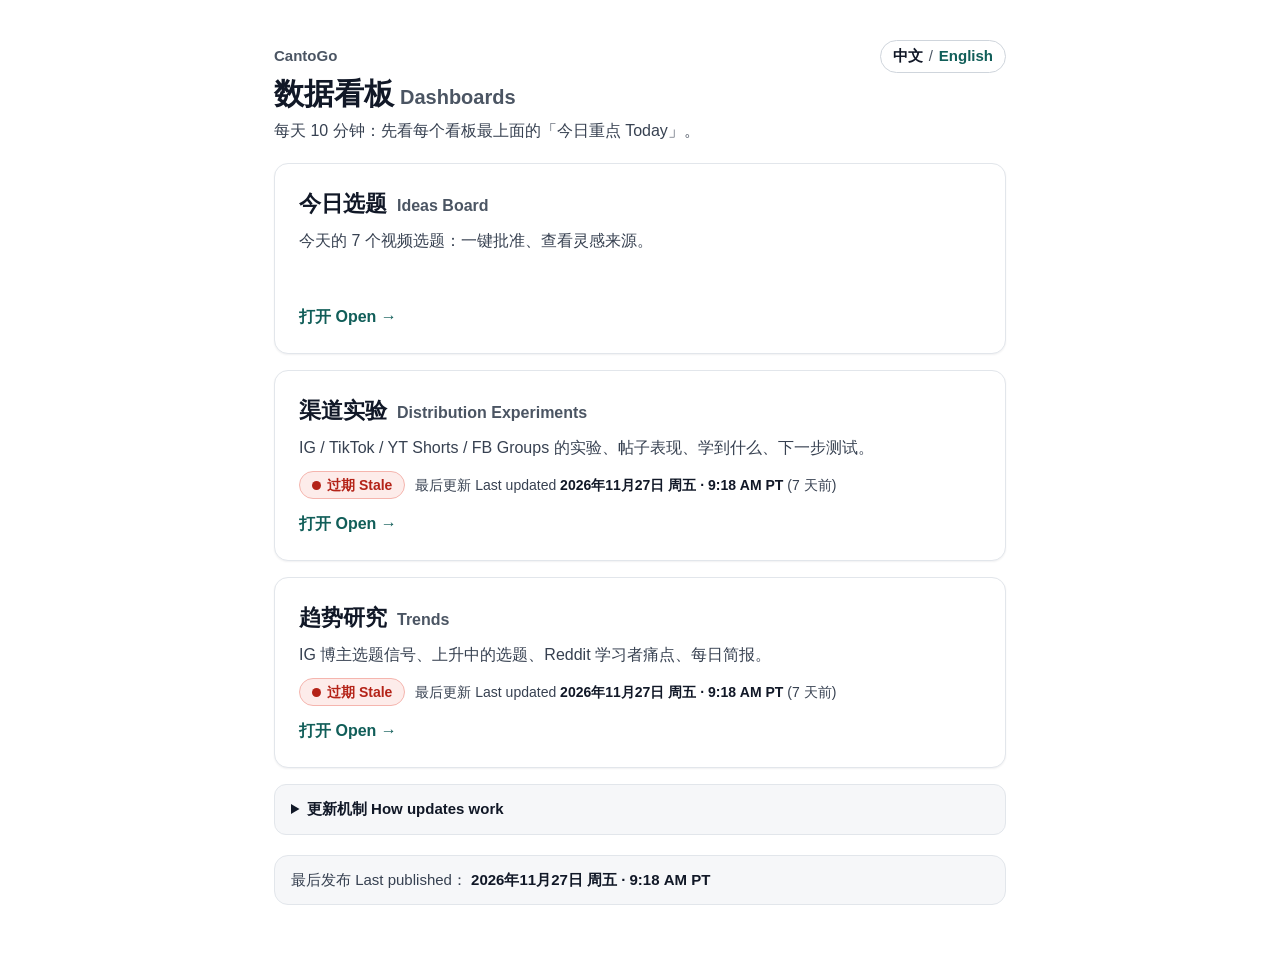
<file: index.html>
<!doctype html>
<html lang="zh-Hans">
<head>
<meta charset="utf-8">
<meta name="robots" content="noindex,nofollow">
<meta name="viewport" content="width=device-width,initial-scale=1">
<link rel="icon" href="data:,">
<meta name="cg-published" content="2026-11-27T09:18:30-08:00">
<meta name="cg-page" content="index">
<title>CantoGo 数据看板 Dashboards</title>
<style>
/* CantoGo shared UI v2 — same block is inlined in both dashboards (trends + distribution) */
:root{
  --bg:#ffffff; --bg2:#f6f7f9; --bg3:#eef1f4; --line:#e2e6eb; --line2:#cfd5dc;
  --text:#111827; --text2:#374151; --muted:#4b5563;            /* muted = 7.6:1 on white */
  --accent:#0f766e; --accent-ink:#115e59; --accent-soft:#e7f5f3;  /* 5.5:1 */
  --hi:#166534; --hi-bg:#dcfce7; --hi-line:#86efac;
  --md:#92400e; --md-bg:#fef3c7; --md-line:#fcd34d;
  --lo:#374151; --lo-bg:#eef1f4; --lo-line:#cfd5dc;
  --red:#b42318; --red-bg:#fdecea; --blue:#1e40af; --blue-bg:#e0e7ff; --violet:#5b21b6; --violet-bg:#ede9fe;
  --r:14px; --shadow:0 1px 2px rgba(16,24,40,.06),0 1px 3px rgba(16,24,40,.04);
  --font:-apple-system,BlinkMacSystemFont,"PingFang SC","Hiragino Sans GB","Microsoft YaHei","Noto Sans CJK SC","Noto Sans SC","Segoe UI",Roboto,"Helvetica Neue",Arial,sans-serif;
}
*{box-sizing:border-box}
html{scroll-padding-top:var(--navh,60px);overflow-x:clip;  /* --navh = live sticky-nav height, set by UI.initNav; section padding-top gives the gap */
  -webkit-text-size-adjust:100%}
@media (prefers-reduced-motion:no-preference){html{scroll-behavior:smooth}}
body{margin:0;background:var(--bg);color:var(--text);font:16px/1.65 var(--font);overflow-x:clip}
a{color:var(--accent-ink);text-decoration:underline;text-underline-offset:2px;text-decoration-color:rgba(15,118,110,.35)}
a:hover{text-decoration-color:currentColor}
:focus-visible{outline:3px solid #5eead4;outline-offset:2px;border-radius:6px}
.wrap{max-width:1120px;margin:0 auto;padding:0 24px}
/* header */
.hdr{padding:28px 0 18px}
.hdr .row{display:flex;flex-wrap:wrap;gap:16px 24px;align-items:flex-start;justify-content:space-between}
.hdr .kicker{font-size:15px;color:var(--muted);font-weight:600}
.hdr h1{margin:2px 0 4px;font-size:30px;line-height:1.25;letter-spacing:-.01em}
.hdr h1 small{font-size:20px;color:var(--muted);font-weight:600;margin-left:6px}
.hdr p.lead{margin:0;color:var(--text2);max-width:640px}
.updated{background:var(--accent-soft);border:1px solid #b7e1db;border-radius:var(--r);padding:12px 16px;min-width:260px}
.updated .l{font-size:14px;color:var(--accent-ink);font-weight:700}
.updated .v{font-size:22px;font-weight:800;line-height:1.3;color:var(--text)}
.updated .s{font-size:14px;color:var(--muted)}
.updated .s.stale{color:var(--red);font-weight:700}
.hdr .links{display:flex;flex-wrap:wrap;gap:8px 18px;margin-top:12px;font-size:15px}
/* sticky nav */
.nav{position:sticky;top:0;z-index:20;background:rgba(255,255,255,.97);backdrop-filter:saturate(1.4) blur(6px);border-bottom:1px solid var(--line);border-top:1px solid var(--line)}
.nav .wrap{display:flex;align-items:center;gap:12px}
.tabs{display:flex;gap:4px;overflow-x:auto;scrollbar-width:none;flex:1;padding:8px 0;touch-action:pan-x pan-y;-webkit-overflow-scrolling:touch}
.tabs::-webkit-scrollbar{display:none}
.tabs a{flex:none;text-decoration:none;color:var(--text2);font-size:15px;font-weight:600;padding:8px 14px;border-radius:999px;white-space:nowrap}
.tabs a:hover{background:var(--bg2)}
.tabs a.on{background:var(--text);color:#fff}
.nav input[type=search]{width:260px;flex:none}
/* sections */
main{padding-bottom:72px}
section.sec{padding-top:44px}
.sec>h2{font-size:24px;line-height:1.3;margin:0 0 6px;letter-spacing:-.01em;display:flex;align-items:baseline;gap:10px;flex-wrap:wrap}
.sec>h2 .en{font-size:17px;color:var(--muted);font-weight:600}
.sec>.sub{color:var(--text2);margin:0 0 18px;max-width:760px}
h3{font-size:19px;line-height:1.35;margin:0}
.muted{color:var(--muted)} .small{font-size:14px} .nowrap{white-space:nowrap}
/* today */
.today{border:2px solid var(--accent);border-radius:18px;padding:22px 24px;background:linear-gradient(180deg,#f0faf8 0,#fff 120px)}
.today>h2{margin:0 0 4px;font-size:26px;display:flex;gap:10px;align-items:baseline;flex-wrap:wrap}
.today>h2 .en{font-size:18px;color:var(--muted);font-weight:600}
.today ol{list-style:none;margin:14px 0 0;padding:0;display:grid;gap:12px}
.today li{display:grid;grid-template-columns:40px 1fr;gap:12px;align-items:start;background:#fff;border:1px solid var(--line);border-radius:12px;padding:14px 16px}
.today .num{width:34px;height:34px;border-radius:50%;background:var(--accent);color:#fff;font-weight:800;display:flex;align-items:center;justify-content:center;font-size:17px}
.lab{font-size:14px;font-weight:700;color:var(--accent-ink);letter-spacing:.02em}
.today .tx{font-size:17px;line-height:1.6;color:var(--text)}
.today .tx b{font-weight:800}
.today .go{font-size:14px;margin-left:6px;white-space:nowrap}
/* KPI */
.kpis{display:grid;grid-template-columns:repeat(auto-fit,minmax(200px,1fr));gap:14px}
.kpi{border:1px solid var(--line);border-radius:var(--r);padding:16px 18px;background:#fff;box-shadow:var(--shadow)}
.kpi .t{font-size:15px;color:var(--text2);font-weight:700}
.kpi .n{font-size:34px;font-weight:800;line-height:1.2;margin:4px 0 2px;letter-spacing:-.02em}
.kpi .d{font-size:14px;color:var(--muted)}
/* cards */
.cards{display:grid;grid-template-columns:repeat(auto-fill,minmax(330px,1fr));gap:16px}
.card{border:1px solid var(--line);border-radius:var(--r);background:#fff;padding:18px 20px;box-shadow:var(--shadow);display:flex;flex-direction:column;gap:10px;min-width:0}
.card .top{display:flex;justify-content:space-between;align-items:flex-start;gap:10px}
.card .top h3 .en{display:block;font-size:15px;color:var(--muted);font-weight:600}
.card .why{color:var(--text2)}
.card.hl{border-left:5px solid var(--accent)}
.stats{display:grid;grid-template-columns:repeat(3,minmax(0,1fr));gap:10px;background:var(--bg2);border-radius:10px;padding:12px}
.stats .v{font-size:20px;font-weight:800;line-height:1.25}
.stats .k{font-size:14px;color:var(--muted);line-height:1.35}
.big{font-size:20px;font-weight:800}
.up{color:var(--hi)} .down{color:var(--red)}
/* badges: color + text + icon, never color alone */
.badge{display:inline-flex;align-items:center;gap:5px;border-radius:999px;padding:3px 11px;font-size:14px;font-weight:700;white-space:nowrap;border:1px solid transparent;line-height:1.45}
.sig-High{background:var(--hi-bg);color:var(--hi);border-color:var(--hi-line)}
.sig-Medium{background:var(--md-bg);color:var(--md);border-color:var(--md-line)}
.sig-Low{background:var(--lo-bg);color:var(--lo);border-color:var(--lo-line)}
.bars{font-size:12px;letter-spacing:-1px}
.b-good{background:var(--hi-bg);color:var(--hi);border-color:var(--hi-line)}
.b-warn{background:var(--md-bg);color:var(--md);border-color:var(--md-line)}
.b-bad{background:var(--red-bg);color:var(--red);border-color:#f5b5ae}
.b-neutral{background:var(--lo-bg);color:var(--lo);border-color:var(--lo-line)}
.b-blue{background:var(--blue-bg);color:var(--blue);border-color:#c7d2fe}
.b-violet{background:var(--violet-bg);color:var(--violet);border-color:#ddd6fe}
.b-new{background:#fee2e2;color:#991b1b;border-color:#fca5a5}
.tags{display:flex;flex-wrap:wrap;gap:6px}
/* tooltip: hover or tap/focus */
.tip{display:inline-flex;align-items:center;justify-content:center;width:20px;height:20px;border-radius:50%;background:var(--bg3);color:var(--text2);font-size:13px;font-weight:800;cursor:help;position:relative;vertical-align:1px;font-style:normal;margin-left:3px}
.tip:hover::after,.tip:focus::after{content:attr(data-tip);position:absolute;left:50%;top:26px;transform:translateX(-50%);width:max-content;max-width:280px;background:var(--text);color:#fff;font-size:14px;font-weight:500;line-height:1.5;padding:9px 12px;border-radius:8px;z-index:30;white-space:normal;text-align:left}
.tip.tip-l::after{left:-6px;transform:none}   /* set by UI JS when the tip is near the left/right edge */
.tip.tip-r::after{left:auto;right:-6px;transform:none}
@media (max-width:640px){  /* phones: tooltip becomes a bottom sheet inside the viewport, never widens the page */
  .tip:hover::after,.tip:focus::after{position:fixed;left:16px;right:16px;top:auto;bottom:16px;transform:none;width:auto;max-width:none;z-index:40;box-shadow:0 4px 16px rgba(0,0,0,.25)}
}
.legend{background:var(--bg2);border:1px solid var(--line);border-radius:12px;padding:12px 16px;font-size:15px;color:var(--text2);margin:0 0 18px}
.legend summary{font-weight:700;color:var(--text);cursor:pointer}
.legend ul{margin:8px 0 0;padding-left:20px}
.legend li{margin:3px 0}
/* toolbar + inputs */
.toolbar{display:flex;flex-wrap:wrap;gap:10px;align-items:center;margin:0 0 16px}
input[type=search],select{max-width:100%;font:inherit;font-size:16px;border:1px solid var(--line2);border-radius:10px;padding:9px 12px;background:#fff;color:var(--text);min-height:44px}
input[type=search]{min-width:220px;flex:1}
.seg{display:inline-flex;border:1px solid var(--line2);border-radius:10px;overflow:hidden}
.seg button{font:inherit;font-size:15px;font-weight:600;border:0;background:#fff;color:var(--text2);padding:9px 14px;cursor:pointer;min-height:44px;border-right:1px solid var(--line2)}
.seg button:last-child{border-right:0}
.seg button.on{background:var(--text);color:#fff}
label.chk{display:inline-flex;gap:8px;align-items:center;font-size:15px;color:var(--text2);cursor:pointer;min-height:44px}
label.chk input{width:18px;height:18px}
.count{font-size:15px;color:var(--muted)}
.btn{font:inherit;font-size:15px;font-weight:700;border:1px solid var(--line2);background:#fff;color:var(--text);border-radius:10px;padding:10px 18px;cursor:pointer;min-height:44px}
.btn:hover{border-color:var(--accent);color:var(--accent-ink)}
.more{display:flex;justify-content:center;margin-top:16px}
/* details */
details.ev{border-top:1px solid var(--line);padding-top:10px}
details.ev summary,details.fold summary{cursor:pointer;font-weight:700;color:var(--accent-ink);font-size:15px;min-height:32px;list-style-position:inside}
details.fold{border:1px solid var(--line);border-radius:var(--r);padding:12px 16px;background:#fff;margin-top:16px}
.evl{list-style:none;margin:10px 0 0;padding:0}
.evl li{padding:10px 0;border-bottom:1px solid var(--bg3);font-size:15px}
.evl li:last-child{border-bottom:0}
.evl .meta{font-size:14px;color:var(--muted)}
.evl h4{margin:12px 0 2px;font-size:14px;color:var(--text2)}
/* tables */
.tw{border:1px solid var(--line);border-radius:var(--r);overflow:auto;background:#fff}
table.t{width:100%;border-collapse:collapse;font-size:15px}
.t th,.t td{text-align:left;padding:11px 14px;border-bottom:1px solid var(--line);vertical-align:top}
.t th{background:var(--bg2);font-weight:700;color:var(--text2);font-size:14px;white-space:nowrap;position:sticky;top:0;z-index:1}
.t th[data-k]{cursor:pointer;user-select:none}
.t th[data-k]::after{content:" ↕";color:#9ca3af}
.t th.asc::after{content:" ↑";color:var(--text)} .t th.desc::after{content:" ↓";color:var(--text)}
.t tr:hover td{background:#fafbfc}
.t td.num{white-space:nowrap;font-variant-numeric:tabular-nums}
/* chart */
.panel{border:1px solid var(--line);border-radius:var(--r);background:#fff;padding:18px 20px;box-shadow:var(--shadow)}
.panel h3{margin-bottom:4px}
.chartbox{position:relative;width:100%;height:320px;overflow:hidden}  /* Chart.js responsive+maintainAspectRatio:false needs a fixed-height parent, else it grows forever */
.chartbox>canvas{display:block}
.chartbox:has(>.empty){height:auto}
.keyrow{display:flex;flex-wrap:wrap;gap:8px 18px;font-size:14px;color:var(--text2);margin:6px 0 10px}
.keyrow i{display:inline-block;width:14px;height:14px;border-radius:3px;margin-right:6px;vertical-align:-2px}
/* lists: horizontal bars without a chart lib */
.hbars{display:grid;gap:8px}
.hbar{display:grid;grid-template-columns:minmax(150px,240px) 1fr 44px;gap:12px;align-items:center;font-size:15px}
.hbar .track,.hbar .fill{display:block}
.hbar .track{background:var(--bg3);border-radius:6px;height:14px;overflow:hidden}
.hbar .fill{background:var(--accent);height:100%;border-radius:6px}
.hbar .n{text-align:right;font-weight:700;font-variant-numeric:tabular-nums}
/* timeline */
.tline{display:grid;gap:14px}
.tline .it{border-left:4px solid var(--line2);padding:4px 0 4px 16px}
.tline .it.good{border-left-color:var(--hi-line)} .tline .it.warn{border-left-color:var(--md-line)} .tline .it.bad{border-left-color:#f5b5ae}
.tline .dt{font-size:14px;color:var(--muted);display:flex;gap:8px;align-items:center;flex-wrap:wrap}
.empty{border:1px dashed var(--line2);border-radius:var(--r);padding:18px;color:var(--text2);background:var(--bg2)}
.note{background:var(--bg2);border-radius:10px;padding:10px 14px;color:var(--text2);font-size:15px}
.callout{background:var(--accent-soft);border-radius:10px;padding:10px 14px;color:var(--accent-ink);font-size:15px}
.grid2{display:grid;grid-template-columns:1fr 1fr;gap:16px}
footer.ft{border-top:1px solid var(--line);margin-top:56px;padding:18px 0 40px;color:var(--muted);font-size:14px}
mark{background:#fef08a;color:inherit;border-radius:3px}
/* post thumbnails (2026-10-10): fixed 4:5 frames (no layout shift); strips scroll sideways only */
.th{flex:none;display:flex;flex-direction:column;gap:6px;width:124px;min-width:0;text-decoration:none;color:var(--text);scroll-snap-align:start}
.th[hidden]{display:none}
.th-f{display:block;position:relative;width:100%;aspect-ratio:4/5;border-radius:10px;overflow:hidden;background:var(--bg3);border:1px solid var(--line)}
.th-f>img{display:block;width:100%;height:100%;object-fit:cover}
a.th:hover .th-f,a.th:focus-visible .th-f{border-color:var(--accent);box-shadow:0 0 0 2px #99e6da}
a.th:focus-visible{outline:none}
.th-meta{display:flex;flex-direction:column;font-size:13px;line-height:1.35;min-width:0}
.th-h{font-weight:700;overflow:hidden;text-overflow:ellipsis;white-space:nowrap}
.th-p{font-weight:700;color:var(--text2)} .th-p.up{color:var(--hi)} .th-p.down{color:var(--red)}
.th-d{color:var(--muted)}
.th-ph{position:absolute;inset:0;display:flex;flex-direction:column;align-items:center;justify-content:center;gap:4px;padding:8px;text-align:center;background:linear-gradient(160deg,#f0faf8,#eef1f4);color:var(--muted)}
.th-ph-i{width:30px;height:30px;border-radius:50%;background:#fff;border:1px solid var(--line2);display:flex;align-items:center;justify-content:center;font-size:12px;color:var(--accent-ink)}
.th-ph-h{font-size:12px;font-weight:700;color:var(--text2);overflow-wrap:anywhere;max-width:100%;line-height:1.3}
.th-ph-n{font-size:11px}
.thstrip{display:flex;gap:10px;overflow-x:auto;overflow-y:hidden;overscroll-behavior-x:contain;scroll-snap-type:x proximity;scroll-padding-inline:2px;padding:2px 2px 10px;max-width:100%;min-width:0;scrollbar-width:thin}
.th-more{flex:none;width:92px;aspect-ratio:4/5;align-self:flex-start;display:flex;flex-direction:column;align-items:center;justify-content:center;gap:2px;border:1px dashed var(--line2);border-radius:10px;background:#fff;color:var(--accent-ink);font:inherit;font-size:13px;font-weight:700;cursor:pointer;line-height:1.35;padding:6px}
.th-more:hover{border-color:var(--accent)} .th-more b{font-size:20px;line-height:1.2} .th-more .e{color:var(--muted);font-weight:600;font-size:12px}
.th-s{width:56px;gap:0} .th-s .th-f{border-radius:8px}
.th-s .th-ph{padding:3px} .th-s .th-ph-i,.th-s .th-ph-n{display:none} .th-s .th-ph-h{font-size:9px}
.pv{display:grid;grid-template-columns:112px minmax(0,1fr);gap:14px;align-items:start}
.pv>.th{width:100%}
.tdpv{display:flex;gap:14px;align-items:flex-start}
.tdpv>.th{width:76px}
.thlab{font-size:14px;color:var(--text2);font-weight:700;margin-bottom:-2px}
@media (max-width:640px){ .th{width:112px} .th-s{width:52px} .pv{grid-template-columns:96px minmax(0,1fr);gap:12px} .tdpv>.th{width:64px} }
/* responsive */
.mobile-only{display:none}
@media (max-width:820px){
  .grid2{grid-template-columns:1fr}
  .nav .wrap{flex-wrap:wrap;gap:0}
  .tabs{flex:1 1 100%;min-width:0}
  .nav input[type=search]{width:100%;margin:0 0 8px}
}
@media (max-width:640px){
  .wrap{padding:0 16px}
  .hdr h1{font-size:25px} .hdr h1 small{display:block;margin:0;font-size:17px}
  .updated{width:100%} .updated .v{font-size:19px}
  .nav input[type=search]{display:none}
  .mobile-only{display:block}
  .today{padding:16px}
  .today li{grid-template-columns:32px 1fr;padding:12px}
  .today .num{width:28px;height:28px;font-size:15px}
  .cards{grid-template-columns:1fr}
  .sec>h2{font-size:22px}
  section.sec{padding-top:36px}
  .kpis{grid-template-columns:1fr 1fr;gap:10px}
  .kpi{padding:12px 14px} .kpi .n{font-size:26px}
  .stats{grid-template-columns:repeat(2,minmax(0,1fr))}
  .hbar{grid-template-columns:1fr 40px;gap:4px 10px}
  .hbar .lbl{grid-column:1/-1}
  /* tables become stacked cards */
  table.t.stack,table.t.stack tbody{display:block;width:100%}
  table.t.stack thead{display:none}
  table.t.stack tr{display:block;border-bottom:1px solid var(--line);padding:10px 4px}
  table.t.stack td{display:grid;grid-template-columns:104px minmax(0,1fr);overflow-wrap:anywhere;gap:10px;border:0;padding:4px 10px}
  table.t.stack td::before{content:attr(data-label);font-size:14px;color:var(--muted);font-weight:700}
  .tw{overflow:visible}
  .toolbar>*{flex:1 1 100%}
  .seg{display:flex} .seg button{flex:1}
}
/* ---- freshness header, data-as-of chips, language toggle, update explainer (i18n 2026-10-11) ---- */
.updated{min-width:290px;max-width:420px}
.updated .fr-top{display:flex;align-items:center;gap:8px;flex-wrap:nowrap;white-space:nowrap;margin-bottom:4px;height:28px}
.updated .v{min-height:1.3em}
.fbadge{display:inline-flex;align-items:center;gap:6px;border-radius:999px;padding:2px 12px;font-size:14px;font-weight:800;line-height:22px;border:1px solid transparent;white-space:nowrap}
.fbadge::before{content:"";width:9px;height:9px;border-radius:50%;background:currentColor}
.fbadge.f-fresh{background:var(--hi-bg);color:var(--hi);border-color:var(--hi-line)}
.fbadge.f-late{background:var(--md-bg);color:var(--md);border-color:var(--md-line)}
.fbadge.f-stale{background:var(--red-bg);color:var(--red);border-color:#f5b5ae}
.fbadge.f-unknown{background:var(--lo-bg);color:var(--lo);border-color:var(--lo-line)}
.updated .ago{font-size:14px;color:var(--text2);min-height:23.1px;min-height:1lh}
.updated .nx{font-size:14px;color:var(--text2);margin-top:6px;border-top:1px dashed #b7e1db;padding-top:6px;min-height:30.1px;min-height:calc(1lh + 7px)}
.updated .nx b{color:var(--text)}
.updated .pend{font-size:13px;color:var(--md);font-weight:700}
.asof{display:flex;flex-wrap:wrap;gap:6px 8px;margin:4px 0 12px;min-height:26px}
.asof .chip{display:inline-flex;align-items:baseline;gap:5px;flex-wrap:wrap;background:var(--bg2);border:1px solid var(--line);border-radius:999px;padding:2px 11px;font-size:13px;line-height:20px;color:var(--text2);max-width:100%}
.asof .chip b{color:var(--text);font-weight:700}
.asof .chip .n{color:var(--muted)}
.hdr .asof{margin:10px 0 0}
.lang{display:inline-flex;align-items:center;gap:6px;border:1px solid var(--line2);border-radius:999px;padding:3px 12px;font-size:15px;font-weight:700;background:#fff;white-space:nowrap}
.lang a{text-decoration:none;color:var(--accent-ink)} .lang a:hover{text-decoration:underline}
.lang [aria-current]{color:var(--text)}
.lang .sep{color:var(--muted);font-weight:400}
.toprow{display:flex;justify-content:space-between;align-items:center;gap:12px;flex-wrap:wrap}
details.howup{background:var(--bg2);border:1px solid var(--line);border-radius:12px;padding:12px 16px;font-size:15px;color:var(--text2);margin:14px 0}
details.howup summary{font-weight:700;color:var(--text);cursor:pointer}
details.howup ul{margin:8px 0 0;padding-left:20px} details.howup li{margin:3px 0}
details.howup p{margin:8px 0 0}
footer.ft details.howup{margin:0 0 12px;font-size:14px}
@media (max-width:640px){ .updated{max-width:none} }
/* English pages: Latin fonts first (CJK fonts render ’ “ ” as full-width), CJK fonts kept as fallback for vocab examples */
html[lang="en"]{--font:-apple-system,BlinkMacSystemFont,"Segoe UI",Roboto,"Helvetica Neue",Arial,"Noto Sans","Liberation Sans","DejaVu Sans","PingFang TC","PingFang SC","Hiragino Sans GB","Microsoft JhengHei","Microsoft YaHei","Noto Sans CJK TC","Noto Sans CJK SC",sans-serif}

/* render gate: see the <head> script; <main> becomes visible once the page script has run */
html.cg-pending main.wrap{visibility:hidden}
/* CLS fix 2026-10-11: #freshBox is filled by UI.freshness after load; its content width differs by language
   (zh date line ~381px vs en ~318px). With a content-sized box the zh header row overflowed (640 + 24 + 415 > 1072)
   and the box wrapped under the title after load (CLS 0.11-0.16). Fixed width = layout decided before JS runs. */
@media (min-width:641px){
  .hdr .row > div:first-child{flex:1 1 360px;min-width:0}
  .hdr .row > .updated{box-sizing:border-box;flex:0 0 430px;width:430px;min-width:0;max-width:none}
}

.lwrap{max-width:780px;margin:0 auto;padding:40px 24px 64px}
.lwrap h1{margin:2px 0 6px;font-size:30px;line-height:1.25} .lwrap h1 small{font-size:20px;color:var(--muted);font-weight:600;margin-left:6px}
p.lead{margin:0 0 18px;color:var(--text2)}
.intro{background:var(--accent-soft);border:1px solid #b7e1db;border-radius:14px;padding:14px 18px;margin:0 0 18px;color:var(--text2)}
.intro p{margin:0 0 8px} .intro p:last-child{margin:0}
a.card{display:block;border:1px solid var(--line);border-radius:14px;padding:22px 24px;margin:16px 0;text-decoration:none;color:inherit;box-shadow:0 1px 2px rgba(16,24,40,.06);transition:border-color .15s}
a.card:hover,a.card:focus-visible{border-color:var(--accent);outline:none;box-shadow:0 0 0 3px #99e6da}
a.card h2{margin:0 0 6px;font-size:22px;display:flex;align-items:baseline;gap:10px;flex-wrap:wrap}
a.card h2 .en{font-size:16px;color:var(--muted);font-weight:600}
a.card p{margin:0;color:var(--text2)}
a.card .go{display:inline-block;margin-top:12px;font-weight:700;color:var(--accent-ink)}
.cfresh{display:flex;flex-wrap:wrap;align-items:center;gap:6px 10px;margin:10px 0 0;font-size:14px;color:var(--text2);min-height:28px}
.cfresh b{color:var(--text)}
.pub{margin-top:20px;background:var(--bg2);border:1px solid var(--line);border-radius:14px;padding:12px 16px;font-size:15px;color:var(--text2)}
.pub b{color:var(--text)}
@media (max-width:640px){.lwrap{padding:28px 16px 48px} .lwrap h1{font-size:25px} .lwrap h1 small{display:block;margin:0;font-size:17px}}
</style>
</head>
<body><div class="lwrap">
<div class="toprow"><div class="kicker" style="font-size:15px;color:var(--muted);font-weight:600">CantoGo</div><span class="lang" data-i18n-allow aria-label="语言 Language"><span aria-current="page" lang="zh-Hans">中文</span><span class="sep">/</span><a href="en/index.html" hreflang="en" lang="en" data-lang-link="en">English</a></span></div>
<h1>数据看板<small>Dashboards</small></h1>

<p class="lead">每天 10 分钟：先看每个看板最上面的「今日重点 Today」。</p>
<a class="card" href="board.html"><h2>今日选题 <span class="en">Ideas Board</span></h2><p>今天的 7 个视频选题：一键批准、查看灵感来源。</p><div class="cfresh"></div><span class="go">打开 Open →</span></a>
<a class="card" href="distribution.html" data-published="2026-11-27T09:18:30-08:00"><h2>渠道实验 <span class="en">Distribution Experiments</span></h2><p>IG / TikTok / YT Shorts / FB Groups 的实验、帖子表现、学到什么、下一步测试。</p><div class="cfresh"></div><span class="go">打开 Open →</span></a>
<a class="card" href="trends.html" data-published="2026-11-27T09:18:30-08:00"><h2>趋势研究 <span class="en">Trends</span></h2><p>IG 博主选题信号、上升中的选题、Reddit 学习者痛点、每日简报。</p><div class="cfresh"></div><span class="go">打开 Open →</span></a>
<details class="howup"><summary>更新机制 How updates work</summary><ul><li><b>每天自动更新（包括周末）</b>：每天 8:58 AM PT 开始运行，通常 9:30 AM PT 左右上线。</li><li><b>每次运行收集</b>：扫描追踪中的 IG 博主新帖；拉取 @canto.go 的帖子和 Insights；收集 Reddit 学习者痛点（Reddit 存档可能延迟 1–3 天，最新的帖子可能晚一两天才出现）；合并 Drive「CantoGo Live」文件夹里 Google Sheets 的手动修改；然后重新生成中文和英文看板并发布。</li><li><b>在 CantoGo Live Sheets 里的修改</b>会在下一次运行后出现在看板上（通常是第二天早上）。</li><li><b>周末发的帖子</b>会在第二天早上的运行中收进来（周末也照常运行）。</li><li><b>新鲜度标记</b>：<span class="fbadge f-fresh">最新 Fresh</span> 最近一次每日运行之后已发布；<span class="fbadge f-late">延迟 Late</span> 今天的运行超时 3 小时以上；<span class="fbadge f-stale">过期 Stale</span> 错过 2 次或以上每日运行。每个区块的「数据截至」标签显示底层数据的真实时间。</li></ul></details>
<div class="pub">最后发布 Last published： <b id="pubAt">2026年11月27日 周五 · 9:18 AM PT</b></div>
</div>
<script>
/* CantoGo shared UI helpers v2 — same block is inlined in both dashboards */
const UI = (() => {
  const esc = s => String(s ?? "").replace(/[&<>"']/g, c => ({"&":"&amp;","<":"&lt;",">":"&gt;",'"':"&quot;","'":"&#39;"}[c]));
  const fmtN = n => { if (n == null || n === "" || isNaN(+n)) return "—"; n = +n; if (Math.abs(n) >= 1e6) return (n/1e6).toFixed(1).replace(/\.0$/,"")+"M"; if (Math.abs(n) >= 1e4) return Math.round(n/1e3)+"K"; if (Math.abs(n) >= 1e3) return (n/1e3).toFixed(1).replace(/\.0$/,"")+"K"; return String(Math.round(n*100)/100); };
  const snip = (s, n) => { s = String(s || ""); return s.length > n ? s.slice(0, n-1) + "…" : s; };
  const tip = t => `<i class="tip" tabindex="0" role="note" aria-label="${esc(t)}" data-tip="${esc(t)}">?</i>`;
  /* page language, set by assemble.py from i18n.json ("zh" | "en") */
  const LANG = "zh", EN = LANG === "en";
  /* ratio vs a baseline (1.0 = usual) → plain words */
  const vsTxt = (x, who) => {
    if (x == null || isNaN(+x)) return "—";
    /*i18n-keep*/x = +x; who = who || (EN ? "usual" : "平时");
    const p = Math.round((x - 1) * 100);
    if (EN) {
      if (x >= 2) return `${x.toFixed(1).replace(/\.0$/,"")}× ${who}`;
      if (p === 0) return `same as ${who}`;
      return p > 0 ? `${p}% above ${who}` : `${-p}% below ${who}`;
    }
    /*i18n-keep*/if (x >= 2) return `是${who}的 ${x.toFixed(1).replace(/\.0$/,"")} 倍`;
    /*i18n-keep*/if (p === 0) return `和${who}持平`;
    /*i18n-keep*/return p > 0 ? `比${who}高 ${p}%` : `比${who}低 ${-p}%`;
  };
  const vsCls = x => x == null ? "" : (+x >= 1.15 ? "up" : (+x <= 0.85 ? "down" : ""));
  /*i18n-keep*/const SIG = {High:["强","High","▮▮▮"], Medium:["中","Medium","▮▮▯"], Low:["弱","Low","▮▯▯"]};
  const sigBadge = s => { const m = SIG[s] || SIG.Low; return `<span class="badge sig-${esc(s in SIG ? s : "Low")}" title="信号强度 signal strength"><span class="bars" aria-hidden="true">${m[2]}</span>${EN ? m[1] : m[0] + " " + m[1]}</span>`; };
  const badge = (txt, cls) => txt ? `<span class="badge ${cls || "b-neutral"}">${esc(txt)}</span>` : "";
  /* ---- time in Pacific Time + freshness (i18n 2026-10-11) ----
     Schedule: the routine runs EVERY DAY (weekends included) at 8:58 AM PT; pages are usually live by ~9:30 AM PT.
     Badge rule (same text is shown in the tooltip):
       a daily run counts as done when the page was published at/after that day's 8:58 AM PT start;
       a run is "missed" once it is more than 3 h past its ~9:30 AM PT target (i.e. after ~12:30 PM PT) without a publish;
       Fresh = no missed run (published since the most recent daily window; a run < 3 h overdue still counts as Fresh, "pending")
       Late  = exactly 1 missed run (today's run > 3 h overdue)
       Stale = 2+ missed runs. */
  const TZ = "America/Los_Angeles";
  const RUN = {h: 8, m: 58}, LIVE = {h: 9, m: 30}, GRACE_H = 3;
  const _ptFmt = new Intl.DateTimeFormat("en-US", {timeZone: TZ, year: "numeric", month: "numeric", day: "numeric", hour: "numeric", minute: "numeric", hourCycle: "h23", weekday: "short"});
  const WD = ["Sun", "Mon", "Tue", "Wed", "Thu", "Fri", "Sat"];
  function ptParts(d) {
    const o = {}; _ptFmt.formatToParts(d).forEach(p => { o[p.type] = p.value; });
    return {y: +o.year, mo: +o.month, d: +o.day, h: +o.hour % 24, mi: +o.minute, wd: WD.indexOf(o.weekday)};
  }
  /* PT wall-clock → Date (tries PDT/PST offsets; robust across DST) */
  function ptDate(y, mo, d, h, mi) {
    for (const off of [7, 8]) { const t = new Date(Date.UTC(y, mo - 1, d, h + off, mi)); const p = ptParts(t); if (p.h === h && p.d === d) return t; }
    return new Date(Date.UTC(y, mo - 1, d, h + 7, mi));
  }
  const addDays = (p, n) => { const t = new Date(Date.UTC(p.y, p.mo - 1, p.d + n)); return {y: t.getUTCFullYear(), mo: t.getUTCMonth() + 1, d: t.getUTCDate()}; };
  const parseT = v => { if (!v) return null; if (v instanceof Date) return v; const s = String(v);
    if (/^\d{4}-\d\d-\d\d$/.test(s)) { const [y, mo, d] = s.split("-").map(Number); return ptDate(y, mo, d, 12, 0); }   /* date only → noon PT */
    const m = s.match(/^(\d{4})-(\d\d)-(\d\d)[ T](\d\d):(\d\d)(?::\d\d)?\s*PT$/); if (m) return ptDate(+m[1], +m[2], +m[3], +m[4], +m[5]);
    const d = new Date(s); return isNaN(d) ? null : d; };
  /*i18n-keep*/const MON = ["Jan", "Feb", "Mar", "Apr", "May", "Jun", "Jul", "Aug", "Sep", "Oct", "Nov", "Dec"], WDZ = "日一二三四五六";
  const hm = p => `${(p.h % 12) || 12}:${String(p.mi).padStart(2, "0")} ${p.h < 12 ? "AM" : "PM"}`;
  /* fmtPT(date, {time: true|false, year: true|false}) */
  function fmtPT(d, o) {
    o = Object.assign({time: true, year: true}, o || {}); const p = ptParts(d);
    if (EN) return `${WD[p.wd]}, ${MON[p.mo - 1]} ${p.d}${o.year ? ", " + p.y : ""}${o.time ? ", " + hm(p) + " PT" : ""}`;
    /*i18n-keep*/return `${o.year ? p.y + "年" : ""}${p.mo}月${p.d}日 周${WDZ[p.wd]}${o.time ? " · " + hm(p) + " PT" : ""}`;
  }
  const fmtDay = s => { const d = parseT(s); return d ? fmtPT(d, {time: false, year: false}) : String(s || "—"); };
  function ago(d, now) {
    if (!d || isNaN(d)) return "";
    const mins = Math.max(0, ((now || new Date()) - d) / 6e4), h = mins / 60;
    if (EN) { if (mins < 60) return mins < 2 ? "just now" : `${Math.round(mins)} minutes ago`;
      if (h < 48) { const n = Math.round(h); return `${n} hour${n === 1 ? "" : "s"} ago`; }
      const n = Math.floor(h / 24); return `${n} days ago`; }
    /*i18n-keep*/if (mins < 60) return mins < 2 ? "刚刚" : `${Math.round(mins)} 分钟前`;
    /*i18n-keep*/if (h < 48) return `${Math.round(h)} 小时前`;
    /*i18n-keep*/return `${Math.floor(h / 24)} 天前`;
  }
  /* core rule; returns {state: fresh|late|stale|unknown, missed, pending, next, lastTarget} */
  function freshState(pub, now) {
    now = now || new Date(); pub = parseT(pub);
    const n = ptParts(now), today = {y: n.y, mo: n.mo, d: n.d};
    const tgt = p => ptDate(p.y, p.mo, p.d, LIVE.h, LIVE.m), start = p => ptDate(p.y, p.mo, p.d, RUN.h, RUN.m);
    const todayT = tgt(today), tomorrow = addDays(today, 1);
    let day = now >= todayT ? today : addDays(today, -1);   // most recent daily window whose ~9:30 target has passed
    const lastTarget = tgt(day);
    if (!pub) return {state: "unknown", missed: 0, pending: false, next: now < todayT ? todayT : tgt(tomorrow), lastTarget};
    let missed = 0, pending = false;
    for (let k = 0; k < 60 && start(day) > pub; k++, day = addDays(day, -1)) {
      if (now - tgt(day) >= GRACE_H * 36e5) missed++; else pending = true;
    }
    const next = pending ? lastTarget : (now < todayT && pub < start(today) ? todayT : tgt(tomorrow));
    return {state: missed >= 2 ? "stale" : missed === 1 ? "late" : "fresh", missed, pending, next, lastTarget};
  }
  const FL = {fresh: "最新 Fresh", late: "延迟 Late", stale: "过期 Stale", unknown: "未知 Unknown"};
  const freshBadge = (pub, now) => { const st = freshState(pub, now); return `<span class="fbadge f-${st.state}">${FL[st.state]}</span>`; };
  /* header block: <div class="updated" id="freshBox" data-published="ISO"> with .fr-top/.v/.ago/.nx children */
  function freshness(box) {
    if (!box) return;
    const meta = document.querySelector('meta[name="cg-published"]');
    const pubS = box.dataset.published || (meta && meta.content);
    const pub = parseT(pubS), now = new Date(), st = freshState(pub, now);
    const q = s => box.querySelector(s);
    q(".fr-top").innerHTML = `<span class="fbadge f-${st.state}" id="freshBadge" data-state="${st.state}">${FL[st.state]}</span>${tip("新鲜度规则：每天 8:58 AM PT 自动运行（包括周末），通常 9:30 AM PT 左右上线。最新 = 最近一次每日运行之后已经发布（运行超时不到 3 小时仍算最新，显示“今天的更新进行中”）；延迟 = 今天的运行超时 3 小时以上（约 12:30 PM PT 后还没有新发布）；过期 = 错过 2 次或以上每日运行。")}` +
      (st.pending ? ` <span class="pend">今天的更新进行中</span>` : "");   /* on the badge row: keeps the box height fixed (no layout shift) */
    q(".v").textContent = pub ? fmtPT(pub) : "—";
    q(".v").dataset.iso = pub ? pub.toISOString() : "";
    q(".ago").textContent = pub ? `(${ago(pub, now)})` : "";
    const nd = st.next, np = ptParts(nd), sameDay = ptParts(now).d === np.d;
    /*i18n-keep*/q(".nx").innerHTML = `下次更新 <b data-iso="${nd.toISOString()}">${EN ? `${sameDay ? "today, " : ""}${WD[np.wd]}, ${MON[np.mo - 1]} ${np.d} ~9:30 AM PT` : `${sameDay ? "今天 " : ""}${np.mo}月${np.d}日 周${WDZ[np.wd]} 约 9:30 AM PT`}</b>`;
    box.dataset.state = st.state;
  }
  /* "Data as of" chips: items = [[label, valueText, note]] */
  const asof = (el, items) => { if (typeof el === "string") el = document.getElementById(el); if (!el) return;
    el.innerHTML = items.filter(x => x && x[1]).map(x => `<span class="chip">数据截至 <b>${esc(x[0])}</b> ${esc(x[1])}${x[2] ? ` <span class="n">${esc(x[2])}</span>` : ""}</span>`).join(""); };
  /* sticky tabs: highlight the section in view.
     Scroll-safe (2026-10-10 fix): never calls scrollIntoView/scrollTo on the document while the user scrolls.
     The old IntersectionObserver version called a.scrollIntoView() on every section change; with
     html{scroll-behavior:smooth} that started a programmatic root scroll which cancelled wheel/touch
     momentum and pulled the page back (stuck + jumping). Now: passive scroll listener, rAF-throttled,
     only toggles classes and scrolls the .tabs strip itself (horizontal, its own scroller). */
  function initNav() {
    const nav = document.querySelector(".nav"), tabs = document.querySelector(".tabs");
    if (!nav || !tabs) return;
    const links = [...tabs.querySelectorAll("a")];
    const secs = [];
    links.forEach(a => { const s = document.getElementById(a.getAttribute("href").slice(1)); if (s) secs.push([s, a]); else a.remove(); });
    const root = document.documentElement;
    const setNavH = () => root.style.setProperty("--navh", Math.round(nav.getBoundingClientRect().height) + "px");
    setNavH();
    if (window.ResizeObserver) new ResizeObserver(setNavH).observe(nav); else addEventListener("resize", setNavH);
    let cur = null, ticking = false, pinned = null;
    function activate(a) {
      if (a === cur) return;
      if (cur) cur.classList.remove("on");
      cur = a; if (!a) return;
      a.classList.add("on");
      // keep the active pill visible inside the horizontal strip only (never touches window scroll)
      const l = a.offsetLeft - tabs.offsetLeft, r = l + a.offsetWidth;
      if (l < tabs.scrollLeft || r > tabs.scrollLeft + tabs.clientWidth)
        tabs.scrollTo({left: Math.max(0, l - 16), behavior: "auto"});
    }
    function update() {
      ticking = false;
      const line = nav.getBoundingClientRect().bottom + 24;
      let a = secs.length ? secs[0][1] : null;
      for (const [s, l] of secs) { if (s.getBoundingClientRect().top <= line) a = l; else break; }
      if (pinned) a = pinned;   // a tab jump is in progress or landed: keep the clicked tab until the user scrolls by hand
      else if (secs.length && innerHeight + scrollY >= root.scrollHeight - 2) {   // at the very bottom: last visible section
        for (const [s, l] of secs) if (s.getBoundingClientRect().top < innerHeight) a = l;
      }
      activate(a);
    }
    /* Instant jump under the sticky nav. Native #hash + smooth scroll undershoots on tall
       pages (distribution) when earlier sections still layout-shift during the animation —
       landing the h2 ~300px too low. preventDefault + scrollTo(instant) is reliable. */
    function jumpTo(a, pushHash) {
      if (!a) return;
      const id = (a.getAttribute("href") || "").slice(1);
      const s = id && document.getElementById(id);
      if (!s) return;
      pinned = a; activate(a);
      const navh = Math.round(nav.getBoundingClientRect().height);
      const y = Math.max(0, Math.round(s.getBoundingClientRect().top + scrollY - navh));
      window.scrollTo({top: y, behavior: "instant"});
      if (pushHash) {   // 2026-10-14 fix: the old `history.state !== null` guard was always false on a fresh load, so the hash was never pushed (nav_jump / back_fwd QA fails)
        const url = location.pathname + location.search + "#" + id;
        if (location.hash !== "#" + id) history.pushState(null, "", url);
      }
    }
    tabs.addEventListener("click", e => {
      const a = e.target.closest("a"); if (!a) return;
      e.preventDefault();
      jumpTo(a, true);
    });
    addEventListener("hashchange", () => {
      const a = tabs.querySelector(`a[href="${CSS.escape(location.hash)}"]`);
      if (a) jumpTo(a, false);
    });
    addEventListener("popstate", () => {
      const a = location.hash ? tabs.querySelector(`a[href="${CSS.escape(location.hash)}"]`) : secs[0] && secs[0][1];
      if (a) jumpTo(a, false);
    });
    ["wheel", "touchstart", "keydown"].forEach(t => addEventListener(t, () => { pinned = null; }, {passive: true}));
    const onScroll = () => { if (!ticking) { ticking = true; requestAnimationFrame(update); } };
    addEventListener("scroll", onScroll, {passive: true});
    addEventListener("resize", onScroll, {passive: true});
    update();
    // Initial hash (e.g. distribution.html#hyps) after layout — rAF so --navh is set
    if (location.hash) requestAnimationFrame(() => {
      const a = tabs.querySelector(`a[href="${CSS.escape(location.hash)}"]`);
      if (a) jumpTo(a, false);
    });
  }
  /* after "Show less" the list shrinks; if its top is now above the viewport, bring it back under the sticky nav (instant, one-shot) */
  function keepInView(el) {
    const navh = (document.querySelector(".nav") || {offsetHeight: 0}).offsetHeight;
    const top = el.getBoundingClientRect().top;
    if (top < navh) window.scrollTo({top: Math.max(0, scrollY + top - navh - 12), behavior: "instant"});
  }
  /* sortable + searchable + paged table; stacks into cards on phones */
  function table(o) {
    // o: {el, cols:[{k,label,render,num,sort:false,tip}], rows, page, sort:{k,d}, empty, count}
    const st = {k: (o.sort||{}).k, d: (o.sort||{}).d || -1, shown: o.page || 20, q: ""};
    const el = typeof o.el === "string" ? document.getElementById(o.el) : o.el;
    el.innerHTML = `<div class="tw"><table class="t stack"><thead><tr>${o.cols.map(c => `<th ${c.sort === false ? "" : `data-k="${esc(c.k)}"`} scope="col">${esc(c.label)}${c.tip ? tip(c.tip) : ""}</th>`).join("")}</tr></thead><tbody></tbody></table></div><div class="more"></div>`;
    const tb = el.querySelector("tbody"), more = el.querySelector(".more");
    el.querySelectorAll("th[data-k]").forEach(th => th.addEventListener("click", e => { if (e.target.closest(".tip")) return; const k = th.dataset.k; st.d = st.k === k ? -st.d : -1; st.k = k; draw(); }));
    function rows() {
      let r = (typeof o.rows === "function" ? o.rows() : o.rows).filter(x => !st.q || JSON.stringify(x).toLowerCase().includes(st.q));
      if (st.k) { const col = o.cols.find(c => c.k === st.k) || {}; const val = col.val || (x => x[st.k]);
        r = r.slice().sort((a, b) => { const x = val(a), y = val(b); if (x == null || x === "") return 1; if (y == null || y === "") return -1; return (typeof x === "number" && typeof y === "number" ? x - y : String(x).localeCompare(String(y))) * st.d; }); }
      return r;
    }
    function draw() {
      const r = rows();
      el.querySelectorAll("th[data-k]").forEach(th => { th.classList.remove("asc","desc"); if (th.dataset.k === st.k) th.classList.add(st.d > 0 ? "asc" : "desc"); });
      tb.innerHTML = r.slice(0, st.shown).map(x => `<tr>${o.cols.map(c => `<td data-label="${esc(c.label)}"${c.num ? ' class="num"' : ""}>${c.render ? c.render(x) : esc(x[c.k])}</td>`).join("")}</tr>`).join("") || `<tr><td colspan="${o.cols.length}" class="muted">${esc(o.empty || "没有结果 No match")}</td></tr>`;
      const left = r.length - st.shown;
      more.innerHTML = left > 0 ? `<button class="btn" type="button">显示更多 Show ${Math.min(left, o.page || 20)} more <span class="muted">（还有 ${left} 条 / ${r.length}）</span></button>` + (left > (o.page||20) ? ` <button class="btn" type="button" data-all="1">全部显示 Show all</button>` : "") : (r.length > (o.page || 20) ? `<button class="btn" type="button" data-less="1">收起 Show less</button>` : "");
      more.querySelectorAll("button").forEach(b => b.onclick = () => { if (b.dataset.less) { st.shown = o.page || 20; draw(); keepInView(el); } else { st.shown = b.dataset.all ? 1e9 : st.shown + (o.page || 20); draw(); } });
      if (o.count) o.count(r.length);
    }
    draw();
    return { draw, search(q) { st.q = String(q || "").trim().toLowerCase(); st.shown = o.page || 20; draw(); } };
  }
  /* card list with show-more */
  function list(o) {
    // o: {el, items: fn|array, render, page, empty, count, cls}
    const el = typeof o.el === "string" ? document.getElementById(o.el) : o.el;
    const pg = o.page || 6; let shown = pg;
    function draw(reset) {
      if (reset) shown = pg;
      const items = typeof o.items === "function" ? o.items() : o.items;
      el.innerHTML = items.length ? `<div class="${o.cls || "cards"}">${items.slice(0, shown).map(o.render).join("")}</div>` : `<div class="empty">${esc(o.empty || "没有结果 No match")}</div>`;
      const left = items.length - shown;
      if (left > 0 || items.length > pg) {
        const m = document.createElement("div"); m.className = "more";
        m.innerHTML = left > 0 ? `<button class="btn" type="button" data-n="1">显示更多 Show ${Math.min(left, pg * 2)} more <span class="muted">（还有 ${left} 个 / ${items.length}）</span></button>` + (left > pg * 2 ? ` <button class="btn" type="button" data-all="1">全部显示 Show all</button>` : "") : `<button class="btn" type="button" data-less="1">收起 Show less</button>`;
        m.querySelectorAll("button").forEach(b => b.onclick = () => { if (b.dataset.less) { shown = pg; draw(); keepInView(el); } else { shown = b.dataset.all ? items.length : shown + pg * 2; draw(); } });
        el.appendChild(m);
      }
      if (o.count) o.count(items.length);
    }
    draw();
    return { draw };
  }
  /* tooltips: anchor to the left/right when centring would push the bubble off-screen (desktop; phones use a bottom sheet in CSS) */
  function placeTip(e) {
    const t = e.target && e.target.closest && e.target.closest(".tip"); if (!t) return;
    t.classList.remove("tip-l", "tip-r");
    const r = t.getBoundingClientRect(), W = document.documentElement.clientWidth, half = 150;
    if (r.left + r.width / 2 - half < 8) t.classList.add("tip-l");
    else if (r.left + r.width / 2 + half > W - 8) t.classList.add("tip-r");
  }
  document.addEventListener("pointerover", placeTip, {passive: true});
  document.addEventListener("focusin", placeTip);
  /* ---- post thumbnails (2026-10-10) ----
     Each page embeds D.thumbs = {shortcode: [w, h]}, built by its generator from /workspace/pages/thumbs/manifest.json
     (only width/height; no manifest internals). Images load from the RELATIVE path thumbs/<shortcode>.jpg, which
     publish.sh copies next to the pages. Every <img> has width/height + a fixed 4:5 frame (no layout shift),
     loading="lazy" and decoding="async". Strips are plain overflow-x scrollers: no wheel/touch listeners at all. */
  const SC_RE = /instagram\.com\/(?:[^\/?#]+\/)?(?:p|reel|reels|tv)\/([A-Za-z0-9_-]+)/;
  const shortcode = u => { const m = SC_RE.exec(String(u || "")); return m ? m[1] : null; };
  let THUMBS = {};
  const setThumbs = t => { THUMBS = t || {}; };
  const hasThumb = u => { const sc = shortcode(u); return !!(sc && THUMBS[sc]); };
  const thumbPh = h => `<span class="th-ph" aria-hidden="true"><span class="th-ph-i">▶</span><span class="th-ph-h">${esc(h || "Instagram")}</span><span class="th-ph-n">暂无预览</span></span>`;
  /* o: {url, handle, date, perf, perfCls, extra, size: "s"|"m", meta: false to hide the caption lines, hidden} */
  function thumb(o) {
    const sc = shortcode(o.url), t = sc && THUMBS[sc], h = String(o.handle || "");
    const media = t ? `<img class="th-img" src="thumbs/${encodeURIComponent(sc)}.jpg" width="${+t[0]}" height="${+t[1]}" loading="lazy" decoding="async" alt="${esc(h + " " + (o.date || "") + " 帖子预览 post preview")}">` : thumbPh(h);
    const meta = o.meta === false ? "" : `<span class="th-meta"><b class="th-h">${esc(h)}</b>${o.perf ? `<span class="th-p ${o.perfCls || ""}">${esc(o.perf)}</span>` : ""}<span class="th-d">${esc([o.date, o.extra].filter(Boolean).join(" · "))}</span></span>`;
    const link = o.url ? ` href="${esc(o.url)}" target="_blank" rel="noopener" title="${esc("在 Instagram 打开 Open on Instagram · " + h)}"` : "";
    return `<${o.url ? "a" : "div"} class="th th-${o.size || "m"}${t ? "" : " th-missing"}"${link}${o.hidden ? " hidden" : ""}><span class="th-f">${media}</span>${meta}</${o.url ? "a" : "div"}>`;
  }
  /* horizontal strip: first `visible` thumbnails shown, the rest behind a "show more" tile (hidden = not loaded) */
  function strip(items, o) {
    o = o || {}; const n = o.visible || 6;
    if (!items.length) return o.empty ? `<div class="small muted">${esc(o.empty)}</div>` : "";
    const rest = items.length - n;
    return `<div class="thstrip" aria-label="${esc(o.label || "帖子预览 Post previews")}">${items.map((x, i) => thumb(Object.assign({}, x, {hidden: i >= n}))).join("")}` +
      (rest > 0 ? `<button type="button" class="th-more" aria-expanded="false" data-v="${n}" data-n="${rest}"><span class="a">显示更多</span><b>+${rest}</b><span class="e">show more</span></button>` : "") + `</div>`;
  }
  document.addEventListener("click", e => {
    const b = e.target.closest && e.target.closest(".th-more"); if (!b) return;
    const open = b.getAttribute("aria-expanded") !== "true", v = +b.dataset.v || 6;
    b.parentElement.querySelectorAll(".th").forEach((t, i) => { if (i >= v) t.hidden = !open; });
    b.setAttribute("aria-expanded", String(open));
    b.innerHTML = open ? `<span class="a">收起</span><b>−</b><span class="e">show less</span>` : `<span class="a">显示更多</span><b>+${esc(b.dataset.n)}</b><span class="e">show more</span>`;
  });
  /* a thumbnail file that fails to load becomes the same-size placeholder (frame keeps its size → no shift) */
  document.addEventListener("error", e => {
    const im = e.target; if (!im || !im.classList || !im.classList.contains("th-img")) return;
    const th = im.closest(".th"); if (th) { th.classList.add("th-missing"); th.dataset.broken = "1"; }
    im.outerHTML = thumbPh(th ? (th.querySelector(".th-h") || {}).textContent || "" : "");
  }, true);
  return { LANG, EN, shortcode, setThumbs, hasThumb, thumb, strip, esc, fmtN, snip, tip, vsTxt, vsCls, sigBadge, badge, ago, freshness, freshState, freshBadge, fmtPT, fmtDay, parseT, ptParts, asof, initNav, table, list };
})();

</script>
<script>
(function () {
  "use strict";
  /* each card: last-updated time + freshness badge (same rule as the dashboard headers) */
  document.querySelectorAll("a.card[data-published]").forEach(a => {
    const d = UI.parseT(a.dataset.published), el = a.querySelector(".cfresh");
    if (!d) { el.innerHTML = UI.freshBadge(null); return; }
    el.innerHTML = `${UI.freshBadge(d)}<span>最后更新 Last updated <b data-iso="${d.toISOString()}">${UI.esc(UI.fmtPT(d))}</b> (${UI.esc(UI.ago(d))})</span>`;
  });
  const m = document.querySelector('meta[name="cg-published"]'), d = m && UI.parseT(m.content);
  if (d) document.getElementById("pubAt").textContent = UI.fmtPT(d);
})();
</script>
</body></html>
</file>
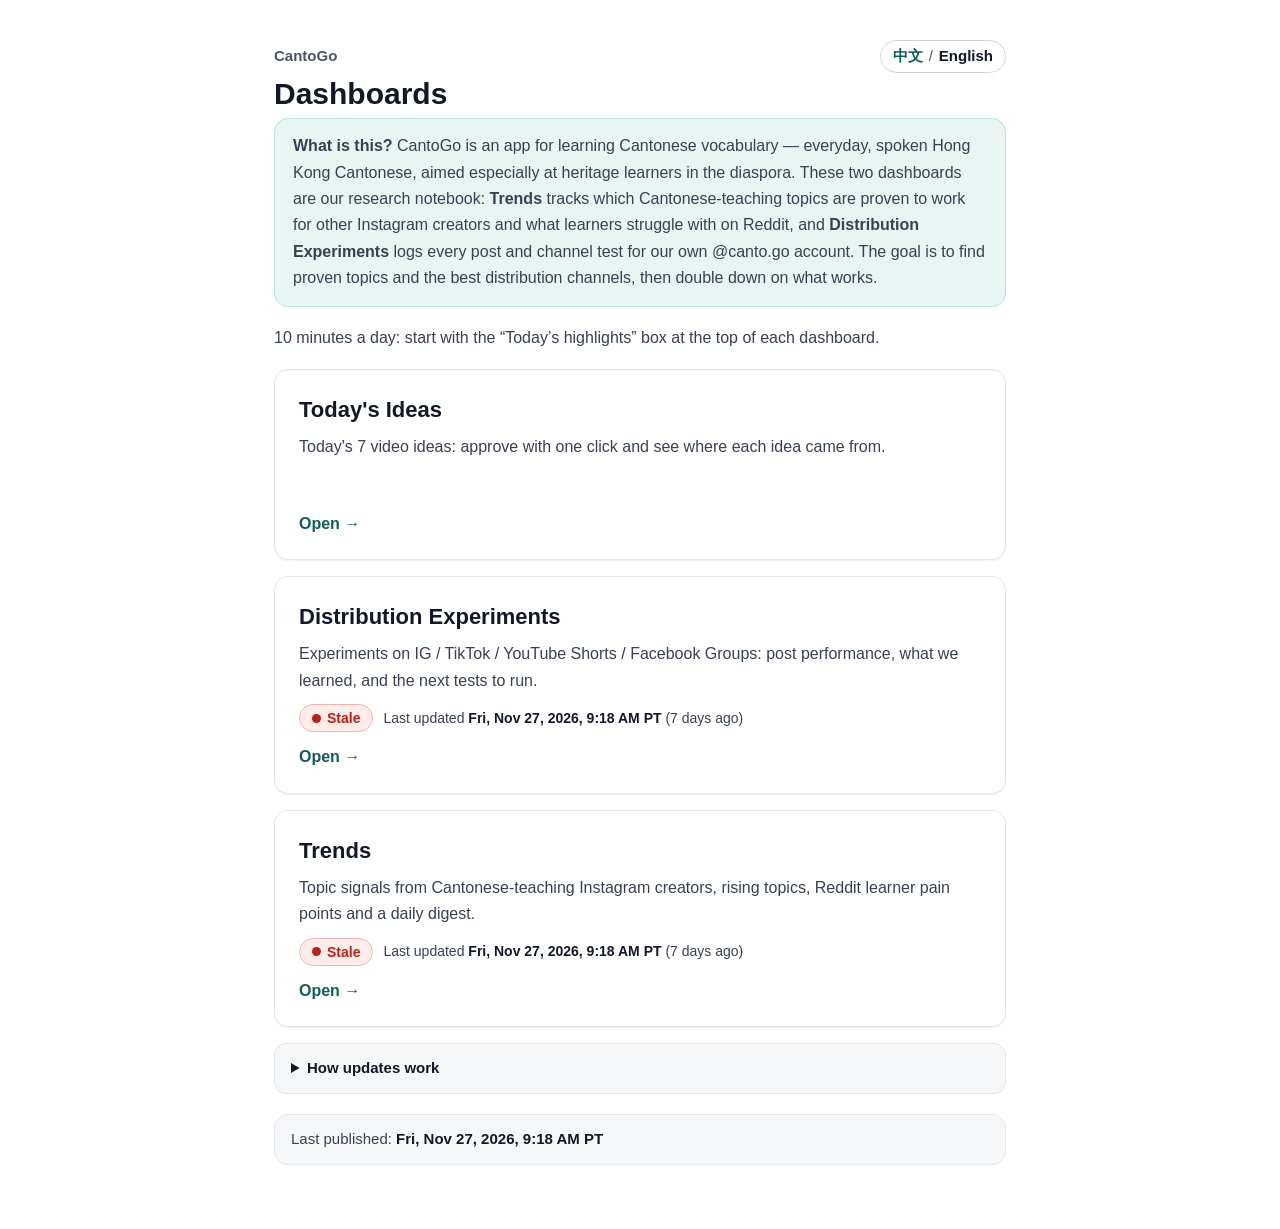
<file: en/index.html>
<!doctype html>
<html lang="en">
<head>
<meta charset="utf-8">
<meta name="robots" content="noindex,nofollow">
<meta name="viewport" content="width=device-width,initial-scale=1">
<link rel="icon" href="data:,">
<meta name="cg-published" content="2026-11-27T09:18:30-08:00">
<meta name="cg-page" content="index">
<title>CantoGo Dashboards</title>
<style>
/* CantoGo shared UI v2 — same block is inlined in both dashboards (trends + distribution) */
:root{
  --bg:#ffffff; --bg2:#f6f7f9; --bg3:#eef1f4; --line:#e2e6eb; --line2:#cfd5dc;
  --text:#111827; --text2:#374151; --muted:#4b5563;            /* muted = 7.6:1 on white */
  --accent:#0f766e; --accent-ink:#115e59; --accent-soft:#e7f5f3;  /* 5.5:1 */
  --hi:#166534; --hi-bg:#dcfce7; --hi-line:#86efac;
  --md:#92400e; --md-bg:#fef3c7; --md-line:#fcd34d;
  --lo:#374151; --lo-bg:#eef1f4; --lo-line:#cfd5dc;
  --red:#b42318; --red-bg:#fdecea; --blue:#1e40af; --blue-bg:#e0e7ff; --violet:#5b21b6; --violet-bg:#ede9fe;
  --r:14px; --shadow:0 1px 2px rgba(16,24,40,.06),0 1px 3px rgba(16,24,40,.04);
  --font:-apple-system,BlinkMacSystemFont,"PingFang SC","Hiragino Sans GB","Microsoft YaHei","Noto Sans CJK SC","Noto Sans SC","Segoe UI",Roboto,"Helvetica Neue",Arial,sans-serif;
}
*{box-sizing:border-box}
html{scroll-padding-top:var(--navh,60px);overflow-x:clip;  /* --navh = live sticky-nav height, set by UI.initNav; section padding-top gives the gap */
  -webkit-text-size-adjust:100%}
@media (prefers-reduced-motion:no-preference){html{scroll-behavior:smooth}}
body{margin:0;background:var(--bg);color:var(--text);font:16px/1.65 var(--font);overflow-x:clip}
a{color:var(--accent-ink);text-decoration:underline;text-underline-offset:2px;text-decoration-color:rgba(15,118,110,.35)}
a:hover{text-decoration-color:currentColor}
:focus-visible{outline:3px solid #5eead4;outline-offset:2px;border-radius:6px}
.wrap{max-width:1120px;margin:0 auto;padding:0 24px}
/* header */
.hdr{padding:28px 0 18px}
.hdr .row{display:flex;flex-wrap:wrap;gap:16px 24px;align-items:flex-start;justify-content:space-between}
.hdr .kicker{font-size:15px;color:var(--muted);font-weight:600}
.hdr h1{margin:2px 0 4px;font-size:30px;line-height:1.25;letter-spacing:-.01em}
.hdr h1 small{font-size:20px;color:var(--muted);font-weight:600;margin-left:6px}
.hdr p.lead{margin:0;color:var(--text2);max-width:640px}
.updated{background:var(--accent-soft);border:1px solid #b7e1db;border-radius:var(--r);padding:12px 16px;min-width:260px}
.updated .l{font-size:14px;color:var(--accent-ink);font-weight:700}
.updated .v{font-size:22px;font-weight:800;line-height:1.3;color:var(--text)}
.updated .s{font-size:14px;color:var(--muted)}
.updated .s.stale{color:var(--red);font-weight:700}
.hdr .links{display:flex;flex-wrap:wrap;gap:8px 18px;margin-top:12px;font-size:15px}
/* sticky nav */
.nav{position:sticky;top:0;z-index:20;background:rgba(255,255,255,.97);backdrop-filter:saturate(1.4) blur(6px);border-bottom:1px solid var(--line);border-top:1px solid var(--line)}
.nav .wrap{display:flex;align-items:center;gap:12px}
.tabs{display:flex;gap:4px;overflow-x:auto;scrollbar-width:none;flex:1;padding:8px 0;touch-action:pan-x pan-y;-webkit-overflow-scrolling:touch}
.tabs::-webkit-scrollbar{display:none}
.tabs a{flex:none;text-decoration:none;color:var(--text2);font-size:15px;font-weight:600;padding:8px 14px;border-radius:999px;white-space:nowrap}
.tabs a:hover{background:var(--bg2)}
.tabs a.on{background:var(--text);color:#fff}
.nav input[type=search]{width:260px;flex:none}
/* sections */
main{padding-bottom:72px}
section.sec{padding-top:44px}
.sec>h2{font-size:24px;line-height:1.3;margin:0 0 6px;letter-spacing:-.01em;display:flex;align-items:baseline;gap:10px;flex-wrap:wrap}
.sec>h2 .en{font-size:17px;color:var(--muted);font-weight:600}
.sec>.sub{color:var(--text2);margin:0 0 18px;max-width:760px}
h3{font-size:19px;line-height:1.35;margin:0}
.muted{color:var(--muted)} .small{font-size:14px} .nowrap{white-space:nowrap}
/* today */
.today{border:2px solid var(--accent);border-radius:18px;padding:22px 24px;background:linear-gradient(180deg,#f0faf8 0,#fff 120px)}
.today>h2{margin:0 0 4px;font-size:26px;display:flex;gap:10px;align-items:baseline;flex-wrap:wrap}
.today>h2 .en{font-size:18px;color:var(--muted);font-weight:600}
.today ol{list-style:none;margin:14px 0 0;padding:0;display:grid;gap:12px}
.today li{display:grid;grid-template-columns:40px 1fr;gap:12px;align-items:start;background:#fff;border:1px solid var(--line);border-radius:12px;padding:14px 16px}
.today .num{width:34px;height:34px;border-radius:50%;background:var(--accent);color:#fff;font-weight:800;display:flex;align-items:center;justify-content:center;font-size:17px}
.lab{font-size:14px;font-weight:700;color:var(--accent-ink);letter-spacing:.02em}
.today .tx{font-size:17px;line-height:1.6;color:var(--text)}
.today .tx b{font-weight:800}
.today .go{font-size:14px;margin-left:6px;white-space:nowrap}
/* KPI */
.kpis{display:grid;grid-template-columns:repeat(auto-fit,minmax(200px,1fr));gap:14px}
.kpi{border:1px solid var(--line);border-radius:var(--r);padding:16px 18px;background:#fff;box-shadow:var(--shadow)}
.kpi .t{font-size:15px;color:var(--text2);font-weight:700}
.kpi .n{font-size:34px;font-weight:800;line-height:1.2;margin:4px 0 2px;letter-spacing:-.02em}
.kpi .d{font-size:14px;color:var(--muted)}
/* cards */
.cards{display:grid;grid-template-columns:repeat(auto-fill,minmax(330px,1fr));gap:16px}
.card{border:1px solid var(--line);border-radius:var(--r);background:#fff;padding:18px 20px;box-shadow:var(--shadow);display:flex;flex-direction:column;gap:10px;min-width:0}
.card .top{display:flex;justify-content:space-between;align-items:flex-start;gap:10px}
.card .top h3 .en{display:block;font-size:15px;color:var(--muted);font-weight:600}
.card .why{color:var(--text2)}
.card.hl{border-left:5px solid var(--accent)}
.stats{display:grid;grid-template-columns:repeat(3,minmax(0,1fr));gap:10px;background:var(--bg2);border-radius:10px;padding:12px}
.stats .v{font-size:20px;font-weight:800;line-height:1.25}
.stats .k{font-size:14px;color:var(--muted);line-height:1.35}
.big{font-size:20px;font-weight:800}
.up{color:var(--hi)} .down{color:var(--red)}
/* badges: color + text + icon, never color alone */
.badge{display:inline-flex;align-items:center;gap:5px;border-radius:999px;padding:3px 11px;font-size:14px;font-weight:700;white-space:nowrap;border:1px solid transparent;line-height:1.45}
.sig-High{background:var(--hi-bg);color:var(--hi);border-color:var(--hi-line)}
.sig-Medium{background:var(--md-bg);color:var(--md);border-color:var(--md-line)}
.sig-Low{background:var(--lo-bg);color:var(--lo);border-color:var(--lo-line)}
.bars{font-size:12px;letter-spacing:-1px}
.b-good{background:var(--hi-bg);color:var(--hi);border-color:var(--hi-line)}
.b-warn{background:var(--md-bg);color:var(--md);border-color:var(--md-line)}
.b-bad{background:var(--red-bg);color:var(--red);border-color:#f5b5ae}
.b-neutral{background:var(--lo-bg);color:var(--lo);border-color:var(--lo-line)}
.b-blue{background:var(--blue-bg);color:var(--blue);border-color:#c7d2fe}
.b-violet{background:var(--violet-bg);color:var(--violet);border-color:#ddd6fe}
.b-new{background:#fee2e2;color:#991b1b;border-color:#fca5a5}
.tags{display:flex;flex-wrap:wrap;gap:6px}
/* tooltip: hover or tap/focus */
.tip{display:inline-flex;align-items:center;justify-content:center;width:20px;height:20px;border-radius:50%;background:var(--bg3);color:var(--text2);font-size:13px;font-weight:800;cursor:help;position:relative;vertical-align:1px;font-style:normal;margin-left:3px}
.tip:hover::after,.tip:focus::after{content:attr(data-tip);position:absolute;left:50%;top:26px;transform:translateX(-50%);width:max-content;max-width:280px;background:var(--text);color:#fff;font-size:14px;font-weight:500;line-height:1.5;padding:9px 12px;border-radius:8px;z-index:30;white-space:normal;text-align:left}
.tip.tip-l::after{left:-6px;transform:none}   /* set by UI JS when the tip is near the left/right edge */
.tip.tip-r::after{left:auto;right:-6px;transform:none}
@media (max-width:640px){  /* phones: tooltip becomes a bottom sheet inside the viewport, never widens the page */
  .tip:hover::after,.tip:focus::after{position:fixed;left:16px;right:16px;top:auto;bottom:16px;transform:none;width:auto;max-width:none;z-index:40;box-shadow:0 4px 16px rgba(0,0,0,.25)}
}
.legend{background:var(--bg2);border:1px solid var(--line);border-radius:12px;padding:12px 16px;font-size:15px;color:var(--text2);margin:0 0 18px}
.legend summary{font-weight:700;color:var(--text);cursor:pointer}
.legend ul{margin:8px 0 0;padding-left:20px}
.legend li{margin:3px 0}
/* toolbar + inputs */
.toolbar{display:flex;flex-wrap:wrap;gap:10px;align-items:center;margin:0 0 16px}
input[type=search],select{max-width:100%;font:inherit;font-size:16px;border:1px solid var(--line2);border-radius:10px;padding:9px 12px;background:#fff;color:var(--text);min-height:44px}
input[type=search]{min-width:220px;flex:1}
.seg{display:inline-flex;border:1px solid var(--line2);border-radius:10px;overflow:hidden}
.seg button{font:inherit;font-size:15px;font-weight:600;border:0;background:#fff;color:var(--text2);padding:9px 14px;cursor:pointer;min-height:44px;border-right:1px solid var(--line2)}
.seg button:last-child{border-right:0}
.seg button.on{background:var(--text);color:#fff}
label.chk{display:inline-flex;gap:8px;align-items:center;font-size:15px;color:var(--text2);cursor:pointer;min-height:44px}
label.chk input{width:18px;height:18px}
.count{font-size:15px;color:var(--muted)}
.btn{font:inherit;font-size:15px;font-weight:700;border:1px solid var(--line2);background:#fff;color:var(--text);border-radius:10px;padding:10px 18px;cursor:pointer;min-height:44px}
.btn:hover{border-color:var(--accent);color:var(--accent-ink)}
.more{display:flex;justify-content:center;margin-top:16px}
/* details */
details.ev{border-top:1px solid var(--line);padding-top:10px}
details.ev summary,details.fold summary{cursor:pointer;font-weight:700;color:var(--accent-ink);font-size:15px;min-height:32px;list-style-position:inside}
details.fold{border:1px solid var(--line);border-radius:var(--r);padding:12px 16px;background:#fff;margin-top:16px}
.evl{list-style:none;margin:10px 0 0;padding:0}
.evl li{padding:10px 0;border-bottom:1px solid var(--bg3);font-size:15px}
.evl li:last-child{border-bottom:0}
.evl .meta{font-size:14px;color:var(--muted)}
.evl h4{margin:12px 0 2px;font-size:14px;color:var(--text2)}
/* tables */
.tw{border:1px solid var(--line);border-radius:var(--r);overflow:auto;background:#fff}
table.t{width:100%;border-collapse:collapse;font-size:15px}
.t th,.t td{text-align:left;padding:11px 14px;border-bottom:1px solid var(--line);vertical-align:top}
.t th{background:var(--bg2);font-weight:700;color:var(--text2);font-size:14px;white-space:nowrap;position:sticky;top:0;z-index:1}
.t th[data-k]{cursor:pointer;user-select:none}
.t th[data-k]::after{content:" ↕";color:#9ca3af}
.t th.asc::after{content:" ↑";color:var(--text)} .t th.desc::after{content:" ↓";color:var(--text)}
.t tr:hover td{background:#fafbfc}
.t td.num{white-space:nowrap;font-variant-numeric:tabular-nums}
/* chart */
.panel{border:1px solid var(--line);border-radius:var(--r);background:#fff;padding:18px 20px;box-shadow:var(--shadow)}
.panel h3{margin-bottom:4px}
.chartbox{position:relative;width:100%;height:320px;overflow:hidden}  /* Chart.js responsive+maintainAspectRatio:false needs a fixed-height parent, else it grows forever */
.chartbox>canvas{display:block}
.chartbox:has(>.empty){height:auto}
.keyrow{display:flex;flex-wrap:wrap;gap:8px 18px;font-size:14px;color:var(--text2);margin:6px 0 10px}
.keyrow i{display:inline-block;width:14px;height:14px;border-radius:3px;margin-right:6px;vertical-align:-2px}
/* lists: horizontal bars without a chart lib */
.hbars{display:grid;gap:8px}
.hbar{display:grid;grid-template-columns:minmax(150px,240px) 1fr 44px;gap:12px;align-items:center;font-size:15px}
.hbar .track,.hbar .fill{display:block}
.hbar .track{background:var(--bg3);border-radius:6px;height:14px;overflow:hidden}
.hbar .fill{background:var(--accent);height:100%;border-radius:6px}
.hbar .n{text-align:right;font-weight:700;font-variant-numeric:tabular-nums}
/* timeline */
.tline{display:grid;gap:14px}
.tline .it{border-left:4px solid var(--line2);padding:4px 0 4px 16px}
.tline .it.good{border-left-color:var(--hi-line)} .tline .it.warn{border-left-color:var(--md-line)} .tline .it.bad{border-left-color:#f5b5ae}
.tline .dt{font-size:14px;color:var(--muted);display:flex;gap:8px;align-items:center;flex-wrap:wrap}
.empty{border:1px dashed var(--line2);border-radius:var(--r);padding:18px;color:var(--text2);background:var(--bg2)}
.note{background:var(--bg2);border-radius:10px;padding:10px 14px;color:var(--text2);font-size:15px}
.callout{background:var(--accent-soft);border-radius:10px;padding:10px 14px;color:var(--accent-ink);font-size:15px}
.grid2{display:grid;grid-template-columns:1fr 1fr;gap:16px}
footer.ft{border-top:1px solid var(--line);margin-top:56px;padding:18px 0 40px;color:var(--muted);font-size:14px}
mark{background:#fef08a;color:inherit;border-radius:3px}
/* post thumbnails (2026-10-10): fixed 4:5 frames (no layout shift); strips scroll sideways only */
.th{flex:none;display:flex;flex-direction:column;gap:6px;width:124px;min-width:0;text-decoration:none;color:var(--text);scroll-snap-align:start}
.th[hidden]{display:none}
.th-f{display:block;position:relative;width:100%;aspect-ratio:4/5;border-radius:10px;overflow:hidden;background:var(--bg3);border:1px solid var(--line)}
.th-f>img{display:block;width:100%;height:100%;object-fit:cover}
a.th:hover .th-f,a.th:focus-visible .th-f{border-color:var(--accent);box-shadow:0 0 0 2px #99e6da}
a.th:focus-visible{outline:none}
.th-meta{display:flex;flex-direction:column;font-size:13px;line-height:1.35;min-width:0}
.th-h{font-weight:700;overflow:hidden;text-overflow:ellipsis;white-space:nowrap}
.th-p{font-weight:700;color:var(--text2)} .th-p.up{color:var(--hi)} .th-p.down{color:var(--red)}
.th-d{color:var(--muted)}
.th-ph{position:absolute;inset:0;display:flex;flex-direction:column;align-items:center;justify-content:center;gap:4px;padding:8px;text-align:center;background:linear-gradient(160deg,#f0faf8,#eef1f4);color:var(--muted)}
.th-ph-i{width:30px;height:30px;border-radius:50%;background:#fff;border:1px solid var(--line2);display:flex;align-items:center;justify-content:center;font-size:12px;color:var(--accent-ink)}
.th-ph-h{font-size:12px;font-weight:700;color:var(--text2);overflow-wrap:anywhere;max-width:100%;line-height:1.3}
.th-ph-n{font-size:11px}
.thstrip{display:flex;gap:10px;overflow-x:auto;overflow-y:hidden;overscroll-behavior-x:contain;scroll-snap-type:x proximity;scroll-padding-inline:2px;padding:2px 2px 10px;max-width:100%;min-width:0;scrollbar-width:thin}
.th-more{flex:none;width:92px;aspect-ratio:4/5;align-self:flex-start;display:flex;flex-direction:column;align-items:center;justify-content:center;gap:2px;border:1px dashed var(--line2);border-radius:10px;background:#fff;color:var(--accent-ink);font:inherit;font-size:13px;font-weight:700;cursor:pointer;line-height:1.35;padding:6px}
.th-more:hover{border-color:var(--accent)} .th-more b{font-size:20px;line-height:1.2} .th-more .e{color:var(--muted);font-weight:600;font-size:12px}
.th-s{width:56px;gap:0} .th-s .th-f{border-radius:8px}
.th-s .th-ph{padding:3px} .th-s .th-ph-i,.th-s .th-ph-n{display:none} .th-s .th-ph-h{font-size:9px}
.pv{display:grid;grid-template-columns:112px minmax(0,1fr);gap:14px;align-items:start}
.pv>.th{width:100%}
.tdpv{display:flex;gap:14px;align-items:flex-start}
.tdpv>.th{width:76px}
.thlab{font-size:14px;color:var(--text2);font-weight:700;margin-bottom:-2px}
@media (max-width:640px){ .th{width:112px} .th-s{width:52px} .pv{grid-template-columns:96px minmax(0,1fr);gap:12px} .tdpv>.th{width:64px} }
/* responsive */
.mobile-only{display:none}
@media (max-width:820px){
  .grid2{grid-template-columns:1fr}
  .nav .wrap{flex-wrap:wrap;gap:0}
  .tabs{flex:1 1 100%;min-width:0}
  .nav input[type=search]{width:100%;margin:0 0 8px}
}
@media (max-width:640px){
  .wrap{padding:0 16px}
  .hdr h1{font-size:25px} .hdr h1 small{display:block;margin:0;font-size:17px}
  .updated{width:100%} .updated .v{font-size:19px}
  .nav input[type=search]{display:none}
  .mobile-only{display:block}
  .today{padding:16px}
  .today li{grid-template-columns:32px 1fr;padding:12px}
  .today .num{width:28px;height:28px;font-size:15px}
  .cards{grid-template-columns:1fr}
  .sec>h2{font-size:22px}
  section.sec{padding-top:36px}
  .kpis{grid-template-columns:1fr 1fr;gap:10px}
  .kpi{padding:12px 14px} .kpi .n{font-size:26px}
  .stats{grid-template-columns:repeat(2,minmax(0,1fr))}
  .hbar{grid-template-columns:1fr 40px;gap:4px 10px}
  .hbar .lbl{grid-column:1/-1}
  /* tables become stacked cards */
  table.t.stack,table.t.stack tbody{display:block;width:100%}
  table.t.stack thead{display:none}
  table.t.stack tr{display:block;border-bottom:1px solid var(--line);padding:10px 4px}
  table.t.stack td{display:grid;grid-template-columns:104px minmax(0,1fr);overflow-wrap:anywhere;gap:10px;border:0;padding:4px 10px}
  table.t.stack td::before{content:attr(data-label);font-size:14px;color:var(--muted);font-weight:700}
  .tw{overflow:visible}
  .toolbar>*{flex:1 1 100%}
  .seg{display:flex} .seg button{flex:1}
}
/* ---- freshness header, data-as-of chips, language toggle, update explainer (i18n 2026-10-11) ---- */
.updated{min-width:290px;max-width:420px}
.updated .fr-top{display:flex;align-items:center;gap:8px;flex-wrap:nowrap;white-space:nowrap;margin-bottom:4px;height:28px}
.updated .v{min-height:1.3em}
.fbadge{display:inline-flex;align-items:center;gap:6px;border-radius:999px;padding:2px 12px;font-size:14px;font-weight:800;line-height:22px;border:1px solid transparent;white-space:nowrap}
.fbadge::before{content:"";width:9px;height:9px;border-radius:50%;background:currentColor}
.fbadge.f-fresh{background:var(--hi-bg);color:var(--hi);border-color:var(--hi-line)}
.fbadge.f-late{background:var(--md-bg);color:var(--md);border-color:var(--md-line)}
.fbadge.f-stale{background:var(--red-bg);color:var(--red);border-color:#f5b5ae}
.fbadge.f-unknown{background:var(--lo-bg);color:var(--lo);border-color:var(--lo-line)}
.updated .ago{font-size:14px;color:var(--text2);min-height:23.1px;min-height:1lh}
.updated .nx{font-size:14px;color:var(--text2);margin-top:6px;border-top:1px dashed #b7e1db;padding-top:6px;min-height:30.1px;min-height:calc(1lh + 7px)}
.updated .nx b{color:var(--text)}
.updated .pend{font-size:13px;color:var(--md);font-weight:700}
.asof{display:flex;flex-wrap:wrap;gap:6px 8px;margin:4px 0 12px;min-height:26px}
.asof .chip{display:inline-flex;align-items:baseline;gap:5px;flex-wrap:wrap;background:var(--bg2);border:1px solid var(--line);border-radius:999px;padding:2px 11px;font-size:13px;line-height:20px;color:var(--text2);max-width:100%}
.asof .chip b{color:var(--text);font-weight:700}
.asof .chip .n{color:var(--muted)}
.hdr .asof{margin:10px 0 0}
.lang{display:inline-flex;align-items:center;gap:6px;border:1px solid var(--line2);border-radius:999px;padding:3px 12px;font-size:15px;font-weight:700;background:#fff;white-space:nowrap}
.lang a{text-decoration:none;color:var(--accent-ink)} .lang a:hover{text-decoration:underline}
.lang [aria-current]{color:var(--text)}
.lang .sep{color:var(--muted);font-weight:400}
.toprow{display:flex;justify-content:space-between;align-items:center;gap:12px;flex-wrap:wrap}
details.howup{background:var(--bg2);border:1px solid var(--line);border-radius:12px;padding:12px 16px;font-size:15px;color:var(--text2);margin:14px 0}
details.howup summary{font-weight:700;color:var(--text);cursor:pointer}
details.howup ul{margin:8px 0 0;padding-left:20px} details.howup li{margin:3px 0}
details.howup p{margin:8px 0 0}
footer.ft details.howup{margin:0 0 12px;font-size:14px}
@media (max-width:640px){ .updated{max-width:none} }
/* English pages: Latin fonts first (CJK fonts render ’ “ ” as full-width), CJK fonts kept as fallback for vocab examples */
html[lang="en"]{--font:-apple-system,BlinkMacSystemFont,"Segoe UI",Roboto,"Helvetica Neue",Arial,"Noto Sans","Liberation Sans","DejaVu Sans","PingFang TC","PingFang SC","Hiragino Sans GB","Microsoft JhengHei","Microsoft YaHei","Noto Sans CJK TC","Noto Sans CJK SC",sans-serif}

/* render gate: see the <head> script; <main> becomes visible once the page script has run */
html.cg-pending main.wrap{visibility:hidden}
/* CLS fix 2026-10-11: #freshBox is filled by UI.freshness after load; its content width differs by language
   (zh date line ~381px vs en ~318px). With a content-sized box the zh header row overflowed (640 + 24 + 415 > 1072)
   and the box wrapped under the title after load (CLS 0.11-0.16). Fixed width = layout decided before JS runs. */
@media (min-width:641px){
  .hdr .row > div:first-child{flex:1 1 360px;min-width:0}
  .hdr .row > .updated{box-sizing:border-box;flex:0 0 430px;width:430px;min-width:0;max-width:none}
}

.lwrap{max-width:780px;margin:0 auto;padding:40px 24px 64px}
.lwrap h1{margin:2px 0 6px;font-size:30px;line-height:1.25} .lwrap h1 small{font-size:20px;color:var(--muted);font-weight:600;margin-left:6px}
p.lead{margin:0 0 18px;color:var(--text2)}
.intro{background:var(--accent-soft);border:1px solid #b7e1db;border-radius:14px;padding:14px 18px;margin:0 0 18px;color:var(--text2)}
.intro p{margin:0 0 8px} .intro p:last-child{margin:0}
a.card{display:block;border:1px solid var(--line);border-radius:14px;padding:22px 24px;margin:16px 0;text-decoration:none;color:inherit;box-shadow:0 1px 2px rgba(16,24,40,.06);transition:border-color .15s}
a.card:hover,a.card:focus-visible{border-color:var(--accent);outline:none;box-shadow:0 0 0 3px #99e6da}
a.card h2{margin:0 0 6px;font-size:22px;display:flex;align-items:baseline;gap:10px;flex-wrap:wrap}
a.card h2 .en{font-size:16px;color:var(--muted);font-weight:600}
a.card p{margin:0;color:var(--text2)}
a.card .go{display:inline-block;margin-top:12px;font-weight:700;color:var(--accent-ink)}
.cfresh{display:flex;flex-wrap:wrap;align-items:center;gap:6px 10px;margin:10px 0 0;font-size:14px;color:var(--text2);min-height:28px}
.cfresh b{color:var(--text)}
.pub{margin-top:20px;background:var(--bg2);border:1px solid var(--line);border-radius:14px;padding:12px 16px;font-size:15px;color:var(--text2)}
.pub b{color:var(--text)}
@media (max-width:640px){.lwrap{padding:28px 16px 48px} .lwrap h1{font-size:25px} .lwrap h1 small{display:block;margin:0;font-size:17px}}
</style>
</head>
<body><div class="lwrap">
<div class="toprow"><div class="kicker" style="font-size:15px;color:var(--muted);font-weight:600">CantoGo</div><span class="lang" data-i18n-allow aria-label="Language"><a href="../index.html" hreflang="zh-Hans" lang="zh-Hans" data-lang-link="zh">中文</a><span class="sep">/</span><span aria-current="page" lang="en">English</span></span></div>
<h1>Dashboards</h1>
<div class="intro"><p><b>What is this?</b> CantoGo is an app for learning Cantonese vocabulary — everyday, spoken Hong Kong Cantonese, aimed especially at heritage learners in the diaspora. These two dashboards are our research notebook: <b>Trends</b> tracks which Cantonese-teaching topics are proven to work for other Instagram creators and what learners struggle with on Reddit, and <b>Distribution Experiments</b> logs every post and channel test for our own @canto.go account. The goal is to find proven topics and the best distribution channels, then double down on what works.</p></div>
<p class="lead">10 minutes a day: start with the “Today’s highlights” box at the top of each dashboard.</p>
<a class="card" href="board.html"><h2>Today's Ideas</h2><p>Today's 7 video ideas: approve with one click and see where each idea came from.</p><div class="cfresh"></div><span class="go">Open →</span></a>
<a class="card" href="distribution.html" data-published="2026-11-27T09:18:30-08:00"><h2>Distribution Experiments</h2><p>Experiments on IG / TikTok / YouTube Shorts / Facebook Groups: post performance, what we learned, and the next tests to run.</p><div class="cfresh"></div><span class="go">Open →</span></a>
<a class="card" href="trends.html" data-published="2026-11-27T09:18:30-08:00"><h2>Trends</h2><p>Topic signals from Cantonese-teaching Instagram creators, rising topics, Reddit learner pain points and a daily digest.</p><div class="cfresh"></div><span class="go">Open →</span></a>
<details class="howup"><summary>How updates work</summary><ul><li><b>Updated automatically every day (weekends included)</b>: the routine starts at 8:58 AM PT and the new pages are usually live by about 9:30 AM PT.</li><li><b>What each run collects</b>: new posts from the tracked Instagram creators; @canto.go posts and Insights; new Reddit learner pain points (the Reddit archive can lag 1–3 days, so the newest threads may show up a day or two late); Victoria’s hand edits from the Google Sheets in the “CantoGo Live” Drive folder. It then rebuilds both dashboards in Chinese and English and publishes them.</li><li><b>Edits in the CantoGo Live Sheets</b> show up after the next run (normally the next morning).</li><li><b>Posts published over the weekend</b> are picked up by the next morning’s run (the routine runs on weekends too).</li><li><b>Freshness badge</b>: <span class="fbadge f-fresh">Fresh</span> published since the most recent daily run; <span class="fbadge f-late">Late</span> today’s run is more than 3 hours overdue; <span class="fbadge f-stale">Stale</span> 2 or more daily runs missed. The “Data as of” chips in each section show the real time of the underlying data.</li></ul></details>
<div class="pub">Last published: <b id="pubAt">Fri, Nov 27, 2026, 9:18 AM PT</b></div>
</div>
<script>
/* CantoGo shared UI helpers v2 — same block is inlined in both dashboards */
const UI = (() => {
  const esc = s => String(s ?? "").replace(/[&<>"']/g, c => ({"&":"&amp;","<":"&lt;",">":"&gt;",'"':"&quot;","'":"&#39;"}[c]));
  const fmtN = n => { if (n == null || n === "" || isNaN(+n)) return "—"; n = +n; if (Math.abs(n) >= 1e6) return (n/1e6).toFixed(1).replace(/\.0$/,"")+"M"; if (Math.abs(n) >= 1e4) return Math.round(n/1e3)+"K"; if (Math.abs(n) >= 1e3) return (n/1e3).toFixed(1).replace(/\.0$/,"")+"K"; return String(Math.round(n*100)/100); };
  const snip = (s, n) => { s = String(s || ""); return s.length > n ? s.slice(0, n-1) + "…" : s; };
  const tip = t => `<i class="tip" tabindex="0" role="note" aria-label="${esc(t)}" data-tip="${esc(t)}">?</i>`;
  /* page language, set by assemble.py from i18n.json ("zh" | "en") */
  const LANG = "en", EN = LANG === "en";
  /* ratio vs a baseline (1.0 = usual) → plain words */
  const vsTxt = (x, who) => {
    if (x == null || isNaN(+x)) return "—";
    /*i18n-keep*/x = +x; who = who || (EN ? "usual" : "平时");
    const p = Math.round((x - 1) * 100);
    if (EN) {
      if (x >= 2) return `${x.toFixed(1).replace(/\.0$/,"")}× ${who}`;
      if (p === 0) return `same as ${who}`;
      return p > 0 ? `${p}% above ${who}` : `${-p}% below ${who}`;
    }
    /*i18n-keep*/if (x >= 2) return `是${who}的 ${x.toFixed(1).replace(/\.0$/,"")} 倍`;
    /*i18n-keep*/if (p === 0) return `和${who}持平`;
    /*i18n-keep*/return p > 0 ? `比${who}高 ${p}%` : `比${who}低 ${-p}%`;
  };
  const vsCls = x => x == null ? "" : (+x >= 1.15 ? "up" : (+x <= 0.85 ? "down" : ""));
  /*i18n-keep*/const SIG = {High:["强","High","▮▮▮"], Medium:["中","Medium","▮▮▯"], Low:["弱","Low","▮▯▯"]};
  const sigBadge = s => { const m = SIG[s] || SIG.Low; return `<span class="badge sig-${esc(s in SIG ? s : "Low")}" title="signal strength"><span class="bars" aria-hidden="true">${m[2]}</span>${EN ? m[1] : m[0] + " " + m[1]}</span>`; };
  const badge = (txt, cls) => txt ? `<span class="badge ${cls || "b-neutral"}">${esc(txt)}</span>` : "";
  /* ---- time in Pacific Time + freshness (i18n 2026-10-11) ----
     Schedule: the routine runs EVERY DAY (weekends included) at 8:58 AM PT; pages are usually live by ~9:30 AM PT.
     Badge rule (same text is shown in the tooltip):
       a daily run counts as done when the page was published at/after that day's 8:58 AM PT start;
       a run is "missed" once it is more than 3 h past its ~9:30 AM PT target (i.e. after ~12:30 PM PT) without a publish;
       Fresh = no missed run (published since the most recent daily window; a run < 3 h overdue still counts as Fresh, "pending")
       Late  = exactly 1 missed run (today's run > 3 h overdue)
       Stale = 2+ missed runs. */
  const TZ = "America/Los_Angeles";
  const RUN = {h: 8, m: 58}, LIVE = {h: 9, m: 30}, GRACE_H = 3;
  const _ptFmt = new Intl.DateTimeFormat("en-US", {timeZone: TZ, year: "numeric", month: "numeric", day: "numeric", hour: "numeric", minute: "numeric", hourCycle: "h23", weekday: "short"});
  const WD = ["Sun", "Mon", "Tue", "Wed", "Thu", "Fri", "Sat"];
  function ptParts(d) {
    const o = {}; _ptFmt.formatToParts(d).forEach(p => { o[p.type] = p.value; });
    return {y: +o.year, mo: +o.month, d: +o.day, h: +o.hour % 24, mi: +o.minute, wd: WD.indexOf(o.weekday)};
  }
  /* PT wall-clock → Date (tries PDT/PST offsets; robust across DST) */
  function ptDate(y, mo, d, h, mi) {
    for (const off of [7, 8]) { const t = new Date(Date.UTC(y, mo - 1, d, h + off, mi)); const p = ptParts(t); if (p.h === h && p.d === d) return t; }
    return new Date(Date.UTC(y, mo - 1, d, h + 7, mi));
  }
  const addDays = (p, n) => { const t = new Date(Date.UTC(p.y, p.mo - 1, p.d + n)); return {y: t.getUTCFullYear(), mo: t.getUTCMonth() + 1, d: t.getUTCDate()}; };
  const parseT = v => { if (!v) return null; if (v instanceof Date) return v; const s = String(v);
    if (/^\d{4}-\d\d-\d\d$/.test(s)) { const [y, mo, d] = s.split("-").map(Number); return ptDate(y, mo, d, 12, 0); }   /* date only → noon PT */
    const m = s.match(/^(\d{4})-(\d\d)-(\d\d)[ T](\d\d):(\d\d)(?::\d\d)?\s*PT$/); if (m) return ptDate(+m[1], +m[2], +m[3], +m[4], +m[5]);
    const d = new Date(s); return isNaN(d) ? null : d; };
  /*i18n-keep*/const MON = ["Jan", "Feb", "Mar", "Apr", "May", "Jun", "Jul", "Aug", "Sep", "Oct", "Nov", "Dec"], WDZ = "日一二三四五六";
  const hm = p => `${(p.h % 12) || 12}:${String(p.mi).padStart(2, "0")} ${p.h < 12 ? "AM" : "PM"}`;
  /* fmtPT(date, {time: true|false, year: true|false}) */
  function fmtPT(d, o) {
    o = Object.assign({time: true, year: true}, o || {}); const p = ptParts(d);
    if (EN) return `${WD[p.wd]}, ${MON[p.mo - 1]} ${p.d}${o.year ? ", " + p.y : ""}${o.time ? ", " + hm(p) + " PT" : ""}`;
    /*i18n-keep*/return `${o.year ? p.y + "年" : ""}${p.mo}月${p.d}日 周${WDZ[p.wd]}${o.time ? " · " + hm(p) + " PT" : ""}`;
  }
  const fmtDay = s => { const d = parseT(s); return d ? fmtPT(d, {time: false, year: false}) : String(s || "—"); };
  function ago(d, now) {
    if (!d || isNaN(d)) return "";
    const mins = Math.max(0, ((now || new Date()) - d) / 6e4), h = mins / 60;
    if (EN) { if (mins < 60) return mins < 2 ? "just now" : `${Math.round(mins)} minutes ago`;
      if (h < 48) { const n = Math.round(h); return `${n} hour${n === 1 ? "" : "s"} ago`; }
      const n = Math.floor(h / 24); return `${n} days ago`; }
    /*i18n-keep*/if (mins < 60) return mins < 2 ? "刚刚" : `${Math.round(mins)} 分钟前`;
    /*i18n-keep*/if (h < 48) return `${Math.round(h)} 小时前`;
    /*i18n-keep*/return `${Math.floor(h / 24)} 天前`;
  }
  /* core rule; returns {state: fresh|late|stale|unknown, missed, pending, next, lastTarget} */
  function freshState(pub, now) {
    now = now || new Date(); pub = parseT(pub);
    const n = ptParts(now), today = {y: n.y, mo: n.mo, d: n.d};
    const tgt = p => ptDate(p.y, p.mo, p.d, LIVE.h, LIVE.m), start = p => ptDate(p.y, p.mo, p.d, RUN.h, RUN.m);
    const todayT = tgt(today), tomorrow = addDays(today, 1);
    let day = now >= todayT ? today : addDays(today, -1);   // most recent daily window whose ~9:30 target has passed
    const lastTarget = tgt(day);
    if (!pub) return {state: "unknown", missed: 0, pending: false, next: now < todayT ? todayT : tgt(tomorrow), lastTarget};
    let missed = 0, pending = false;
    for (let k = 0; k < 60 && start(day) > pub; k++, day = addDays(day, -1)) {
      if (now - tgt(day) >= GRACE_H * 36e5) missed++; else pending = true;
    }
    const next = pending ? lastTarget : (now < todayT && pub < start(today) ? todayT : tgt(tomorrow));
    return {state: missed >= 2 ? "stale" : missed === 1 ? "late" : "fresh", missed, pending, next, lastTarget};
  }
  const FL = {fresh: "Fresh", late: "Late", stale: "Stale", unknown: "Unknown"};
  const freshBadge = (pub, now) => { const st = freshState(pub, now); return `<span class="fbadge f-${st.state}">${FL[st.state]}</span>`; };
  /* header block: <div class="updated" id="freshBox" data-published="ISO"> with .fr-top/.v/.ago/.nx children */
  function freshness(box) {
    if (!box) return;
    const meta = document.querySelector('meta[name="cg-published"]');
    const pubS = box.dataset.published || (meta && meta.content);
    const pub = parseT(pubS), now = new Date(), st = freshState(pub, now);
    const q = s => box.querySelector(s);
    q(".fr-top").innerHTML = `<span class="fbadge f-${st.state}" id="freshBadge" data-state="${st.state}">${FL[st.state]}</span>${tip("Freshness rule: the update runs every day at 8:58 AM PT (weekends included) and is usually live by ~9:30 AM PT. Fresh = published since the most recent daily run (a run that is less than 3 hours overdue still counts as Fresh and shows “today’s update is running”). Late = today’s run is more than 3 hours overdue (nothing new by ~12:30 PM PT). Stale = 2 or more daily runs missed.")}` +
      (st.pending ? ` <span class="pend">today’s update is running</span>` : "");   /* on the badge row: keeps the box height fixed (no layout shift) */
    q(".v").textContent = pub ? fmtPT(pub) : "—";
    q(".v").dataset.iso = pub ? pub.toISOString() : "";
    q(".ago").textContent = pub ? `(${ago(pub, now)})` : "";
    const nd = st.next, np = ptParts(nd), sameDay = ptParts(now).d === np.d;
    /*i18n-keep*/q(".nx").innerHTML = `Next update: <b data-iso="${nd.toISOString()}">${EN ? `${sameDay ? "today, " : ""}${WD[np.wd]}, ${MON[np.mo - 1]} ${np.d} ~9:30 AM PT` : `${sameDay ? "今天 " : ""}${np.mo}月${np.d}日 周${WDZ[np.wd]} 约 9:30 AM PT`}</b>`;
    box.dataset.state = st.state;
  }
  /* "Data as of" chips: items = [[label, valueText, note]] */
  const asof = (el, items) => { if (typeof el === "string") el = document.getElementById(el); if (!el) return;
    el.innerHTML = items.filter(x => x && x[1]).map(x => `<span class="chip">Data as of <b>${esc(x[0])}</b> ${esc(x[1])}${x[2] ? ` <span class="n">${esc(x[2])}</span>` : ""}</span>`).join(""); };
  /* sticky tabs: highlight the section in view.
     Scroll-safe (2026-10-10 fix): never calls scrollIntoView/scrollTo on the document while the user scrolls.
     The old IntersectionObserver version called a.scrollIntoView() on every section change; with
     html{scroll-behavior:smooth} that started a programmatic root scroll which cancelled wheel/touch
     momentum and pulled the page back (stuck + jumping). Now: passive scroll listener, rAF-throttled,
     only toggles classes and scrolls the .tabs strip itself (horizontal, its own scroller). */
  function initNav() {
    const nav = document.querySelector(".nav"), tabs = document.querySelector(".tabs");
    if (!nav || !tabs) return;
    const links = [...tabs.querySelectorAll("a")];
    const secs = [];
    links.forEach(a => { const s = document.getElementById(a.getAttribute("href").slice(1)); if (s) secs.push([s, a]); else a.remove(); });
    const root = document.documentElement;
    const setNavH = () => root.style.setProperty("--navh", Math.round(nav.getBoundingClientRect().height) + "px");
    setNavH();
    if (window.ResizeObserver) new ResizeObserver(setNavH).observe(nav); else addEventListener("resize", setNavH);
    let cur = null, ticking = false, pinned = null;
    function activate(a) {
      if (a === cur) return;
      if (cur) cur.classList.remove("on");
      cur = a; if (!a) return;
      a.classList.add("on");
      // keep the active pill visible inside the horizontal strip only (never touches window scroll)
      const l = a.offsetLeft - tabs.offsetLeft, r = l + a.offsetWidth;
      if (l < tabs.scrollLeft || r > tabs.scrollLeft + tabs.clientWidth)
        tabs.scrollTo({left: Math.max(0, l - 16), behavior: "auto"});
    }
    function update() {
      ticking = false;
      const line = nav.getBoundingClientRect().bottom + 24;
      let a = secs.length ? secs[0][1] : null;
      for (const [s, l] of secs) { if (s.getBoundingClientRect().top <= line) a = l; else break; }
      if (pinned) a = pinned;   // a tab jump is in progress or landed: keep the clicked tab until the user scrolls by hand
      else if (secs.length && innerHeight + scrollY >= root.scrollHeight - 2) {   // at the very bottom: last visible section
        for (const [s, l] of secs) if (s.getBoundingClientRect().top < innerHeight) a = l;
      }
      activate(a);
    }
    /* Instant jump under the sticky nav. Native #hash + smooth scroll undershoots on tall
       pages (distribution) when earlier sections still layout-shift during the animation —
       landing the h2 ~300px too low. preventDefault + scrollTo(instant) is reliable. */
    function jumpTo(a, pushHash) {
      if (!a) return;
      const id = (a.getAttribute("href") || "").slice(1);
      const s = id && document.getElementById(id);
      if (!s) return;
      pinned = a; activate(a);
      const navh = Math.round(nav.getBoundingClientRect().height);
      const y = Math.max(0, Math.round(s.getBoundingClientRect().top + scrollY - navh));
      window.scrollTo({top: y, behavior: "instant"});
      if (pushHash) {   // 2026-10-14 fix: the old `history.state !== null` guard was always false on a fresh load, so the hash was never pushed (nav_jump / back_fwd QA fails)
        const url = location.pathname + location.search + "#" + id;
        if (location.hash !== "#" + id) history.pushState(null, "", url);
      }
    }
    tabs.addEventListener("click", e => {
      const a = e.target.closest("a"); if (!a) return;
      e.preventDefault();
      jumpTo(a, true);
    });
    addEventListener("hashchange", () => {
      const a = tabs.querySelector(`a[href="${CSS.escape(location.hash)}"]`);
      if (a) jumpTo(a, false);
    });
    addEventListener("popstate", () => {
      const a = location.hash ? tabs.querySelector(`a[href="${CSS.escape(location.hash)}"]`) : secs[0] && secs[0][1];
      if (a) jumpTo(a, false);
    });
    ["wheel", "touchstart", "keydown"].forEach(t => addEventListener(t, () => { pinned = null; }, {passive: true}));
    const onScroll = () => { if (!ticking) { ticking = true; requestAnimationFrame(update); } };
    addEventListener("scroll", onScroll, {passive: true});
    addEventListener("resize", onScroll, {passive: true});
    update();
    // Initial hash (e.g. distribution.html#hyps) after layout — rAF so --navh is set
    if (location.hash) requestAnimationFrame(() => {
      const a = tabs.querySelector(`a[href="${CSS.escape(location.hash)}"]`);
      if (a) jumpTo(a, false);
    });
  }
  /* after "Show less" the list shrinks; if its top is now above the viewport, bring it back under the sticky nav (instant, one-shot) */
  function keepInView(el) {
    const navh = (document.querySelector(".nav") || {offsetHeight: 0}).offsetHeight;
    const top = el.getBoundingClientRect().top;
    if (top < navh) window.scrollTo({top: Math.max(0, scrollY + top - navh - 12), behavior: "instant"});
  }
  /* sortable + searchable + paged table; stacks into cards on phones */
  function table(o) {
    // o: {el, cols:[{k,label,render,num,sort:false,tip}], rows, page, sort:{k,d}, empty, count}
    const st = {k: (o.sort||{}).k, d: (o.sort||{}).d || -1, shown: o.page || 20, q: ""};
    const el = typeof o.el === "string" ? document.getElementById(o.el) : o.el;
    el.innerHTML = `<div class="tw"><table class="t stack"><thead><tr>${o.cols.map(c => `<th ${c.sort === false ? "" : `data-k="${esc(c.k)}"`} scope="col">${esc(c.label)}${c.tip ? tip(c.tip) : ""}</th>`).join("")}</tr></thead><tbody></tbody></table></div><div class="more"></div>`;
    const tb = el.querySelector("tbody"), more = el.querySelector(".more");
    el.querySelectorAll("th[data-k]").forEach(th => th.addEventListener("click", e => { if (e.target.closest(".tip")) return; const k = th.dataset.k; st.d = st.k === k ? -st.d : -1; st.k = k; draw(); }));
    function rows() {
      let r = (typeof o.rows === "function" ? o.rows() : o.rows).filter(x => !st.q || JSON.stringify(x).toLowerCase().includes(st.q));
      if (st.k) { const col = o.cols.find(c => c.k === st.k) || {}; const val = col.val || (x => x[st.k]);
        r = r.slice().sort((a, b) => { const x = val(a), y = val(b); if (x == null || x === "") return 1; if (y == null || y === "") return -1; return (typeof x === "number" && typeof y === "number" ? x - y : String(x).localeCompare(String(y))) * st.d; }); }
      return r;
    }
    function draw() {
      const r = rows();
      el.querySelectorAll("th[data-k]").forEach(th => { th.classList.remove("asc","desc"); if (th.dataset.k === st.k) th.classList.add(st.d > 0 ? "asc" : "desc"); });
      tb.innerHTML = r.slice(0, st.shown).map(x => `<tr>${o.cols.map(c => `<td data-label="${esc(c.label)}"${c.num ? ' class="num"' : ""}>${c.render ? c.render(x) : esc(x[c.k])}</td>`).join("")}</tr>`).join("") || `<tr><td colspan="${o.cols.length}" class="muted">${esc(o.empty || "No match")}</td></tr>`;
      const left = r.length - st.shown;
      more.innerHTML = left > 0 ? `<button class="btn" type="button">Show ${Math.min(left, o.page || 20)} more <span class="muted">(${left} of ${r.length} left)</span></button>` + (left > (o.page||20) ? ` <button class="btn" type="button" data-all="1">Show all</button>` : "") : (r.length > (o.page || 20) ? `<button class="btn" type="button" data-less="1">Show less</button>` : "");
      more.querySelectorAll("button").forEach(b => b.onclick = () => { if (b.dataset.less) { st.shown = o.page || 20; draw(); keepInView(el); } else { st.shown = b.dataset.all ? 1e9 : st.shown + (o.page || 20); draw(); } });
      if (o.count) o.count(r.length);
    }
    draw();
    return { draw, search(q) { st.q = String(q || "").trim().toLowerCase(); st.shown = o.page || 20; draw(); } };
  }
  /* card list with show-more */
  function list(o) {
    // o: {el, items: fn|array, render, page, empty, count, cls}
    const el = typeof o.el === "string" ? document.getElementById(o.el) : o.el;
    const pg = o.page || 6; let shown = pg;
    function draw(reset) {
      if (reset) shown = pg;
      const items = typeof o.items === "function" ? o.items() : o.items;
      el.innerHTML = items.length ? `<div class="${o.cls || "cards"}">${items.slice(0, shown).map(o.render).join("")}</div>` : `<div class="empty">${esc(o.empty || "No match")}</div>`;
      const left = items.length - shown;
      if (left > 0 || items.length > pg) {
        const m = document.createElement("div"); m.className = "more";
        m.innerHTML = left > 0 ? `<button class="btn" type="button" data-n="1">Show ${Math.min(left, pg * 2)} more <span class="muted">(${left} of ${items.length} left)</span></button>` + (left > pg * 2 ? ` <button class="btn" type="button" data-all="1">Show all</button>` : "") : `<button class="btn" type="button" data-less="1">Show less</button>`;
        m.querySelectorAll("button").forEach(b => b.onclick = () => { if (b.dataset.less) { shown = pg; draw(); keepInView(el); } else { shown = b.dataset.all ? items.length : shown + pg * 2; draw(); } });
        el.appendChild(m);
      }
      if (o.count) o.count(items.length);
    }
    draw();
    return { draw };
  }
  /* tooltips: anchor to the left/right when centring would push the bubble off-screen (desktop; phones use a bottom sheet in CSS) */
  function placeTip(e) {
    const t = e.target && e.target.closest && e.target.closest(".tip"); if (!t) return;
    t.classList.remove("tip-l", "tip-r");
    const r = t.getBoundingClientRect(), W = document.documentElement.clientWidth, half = 150;
    if (r.left + r.width / 2 - half < 8) t.classList.add("tip-l");
    else if (r.left + r.width / 2 + half > W - 8) t.classList.add("tip-r");
  }
  document.addEventListener("pointerover", placeTip, {passive: true});
  document.addEventListener("focusin", placeTip);
  /* ---- post thumbnails (2026-10-10) ----
     Each page embeds D.thumbs = {shortcode: [w, h]}, built by its generator from /workspace/pages/thumbs/manifest.json
     (only width/height; no manifest internals). Images load from the RELATIVE path thumbs/<shortcode>.jpg, which
     publish.sh copies next to the pages. Every <img> has width/height + a fixed 4:5 frame (no layout shift),
     loading="lazy" and decoding="async". Strips are plain overflow-x scrollers: no wheel/touch listeners at all. */
  const SC_RE = /instagram\.com\/(?:[^\/?#]+\/)?(?:p|reel|reels|tv)\/([A-Za-z0-9_-]+)/;
  const shortcode = u => { const m = SC_RE.exec(String(u || "")); return m ? m[1] : null; };
  let THUMBS = {};
  const setThumbs = t => { THUMBS = t || {}; };
  const hasThumb = u => { const sc = shortcode(u); return !!(sc && THUMBS[sc]); };
  const thumbPh = h => `<span class="th-ph" aria-hidden="true"><span class="th-ph-i">▶</span><span class="th-ph-h">${esc(h || "Instagram")}</span><span class="th-ph-n">No preview</span></span>`;
  /* o: {url, handle, date, perf, perfCls, extra, size: "s"|"m", meta: false to hide the caption lines, hidden} */
  function thumb(o) {
    const sc = shortcode(o.url), t = sc && THUMBS[sc], h = String(o.handle || "");
    const media = t ? `<img class="th-img" src="../thumbs/${encodeURIComponent(sc)}.jpg" width="${+t[0]}" height="${+t[1]}" loading="lazy" decoding="async" alt="${esc(h + " " + (o.date || "") + " post preview")}">` : thumbPh(h);
    const meta = o.meta === false ? "" : `<span class="th-meta"><b class="th-h">${esc(h)}</b>${o.perf ? `<span class="th-p ${o.perfCls || ""}">${esc(o.perf)}</span>` : ""}<span class="th-d">${esc([o.date, o.extra].filter(Boolean).join(" · "))}</span></span>`;
    const link = o.url ? ` href="${esc(o.url)}" target="_blank" rel="noopener" title="${esc("Open on Instagram · " + h)}"` : "";
    return `<${o.url ? "a" : "div"} class="th th-${o.size || "m"}${t ? "" : " th-missing"}"${link}${o.hidden ? " hidden" : ""}><span class="th-f">${media}</span>${meta}</${o.url ? "a" : "div"}>`;
  }
  /* horizontal strip: first `visible` thumbnails shown, the rest behind a "show more" tile (hidden = not loaded) */
  function strip(items, o) {
    o = o || {}; const n = o.visible || 6;
    if (!items.length) return o.empty ? `<div class="small muted">${esc(o.empty)}</div>` : "";
    const rest = items.length - n;
    return `<div class="thstrip" aria-label="${esc(o.label || "Post previews")}">${items.map((x, i) => thumb(Object.assign({}, x, {hidden: i >= n}))).join("")}` +
      (rest > 0 ? `<button type="button" class="th-more" aria-expanded="false" data-v="${n}" data-n="${rest}"><span class="a">Show more</span><b>+${rest}</b><span class="e">posts</span></button>` : "") + `</div>`;
  }
  document.addEventListener("click", e => {
    const b = e.target.closest && e.target.closest(".th-more"); if (!b) return;
    const open = b.getAttribute("aria-expanded") !== "true", v = +b.dataset.v || 6;
    b.parentElement.querySelectorAll(".th").forEach((t, i) => { if (i >= v) t.hidden = !open; });
    b.setAttribute("aria-expanded", String(open));
    b.innerHTML = open ? `<span class="a">Show less</span><b>−</b><span class="e">&nbsp;</span>` : `<span class="a">Show more</span><b>+${esc(b.dataset.n)}</b><span class="e">posts</span>`;
  });
  /* a thumbnail file that fails to load becomes the same-size placeholder (frame keeps its size → no shift) */
  document.addEventListener("error", e => {
    const im = e.target; if (!im || !im.classList || !im.classList.contains("th-img")) return;
    const th = im.closest(".th"); if (th) { th.classList.add("th-missing"); th.dataset.broken = "1"; }
    im.outerHTML = thumbPh(th ? (th.querySelector(".th-h") || {}).textContent || "" : "");
  }, true);
  return { LANG, EN, shortcode, setThumbs, hasThumb, thumb, strip, esc, fmtN, snip, tip, vsTxt, vsCls, sigBadge, badge, ago, freshness, freshState, freshBadge, fmtPT, fmtDay, parseT, ptParts, asof, initNav, table, list };
})();

</script>
<script>
(function () {
  "use strict";
  /* each card: last-updated time + freshness badge (same rule as the dashboard headers) */
  document.querySelectorAll("a.card[data-published]").forEach(a => {
    const d = UI.parseT(a.dataset.published), el = a.querySelector(".cfresh");
    if (!d) { el.innerHTML = UI.freshBadge(null); return; }
    el.innerHTML = `${UI.freshBadge(d)}<span>Last updated <b data-iso="${d.toISOString()}">${UI.esc(UI.fmtPT(d))}</b> (${UI.esc(UI.ago(d))})</span>`;
  });
  const m = document.querySelector('meta[name="cg-published"]'), d = m && UI.parseT(m.content);
  if (d) document.getElementById("pubAt").textContent = UI.fmtPT(d);
})();
</script>
</body></html>
</file>
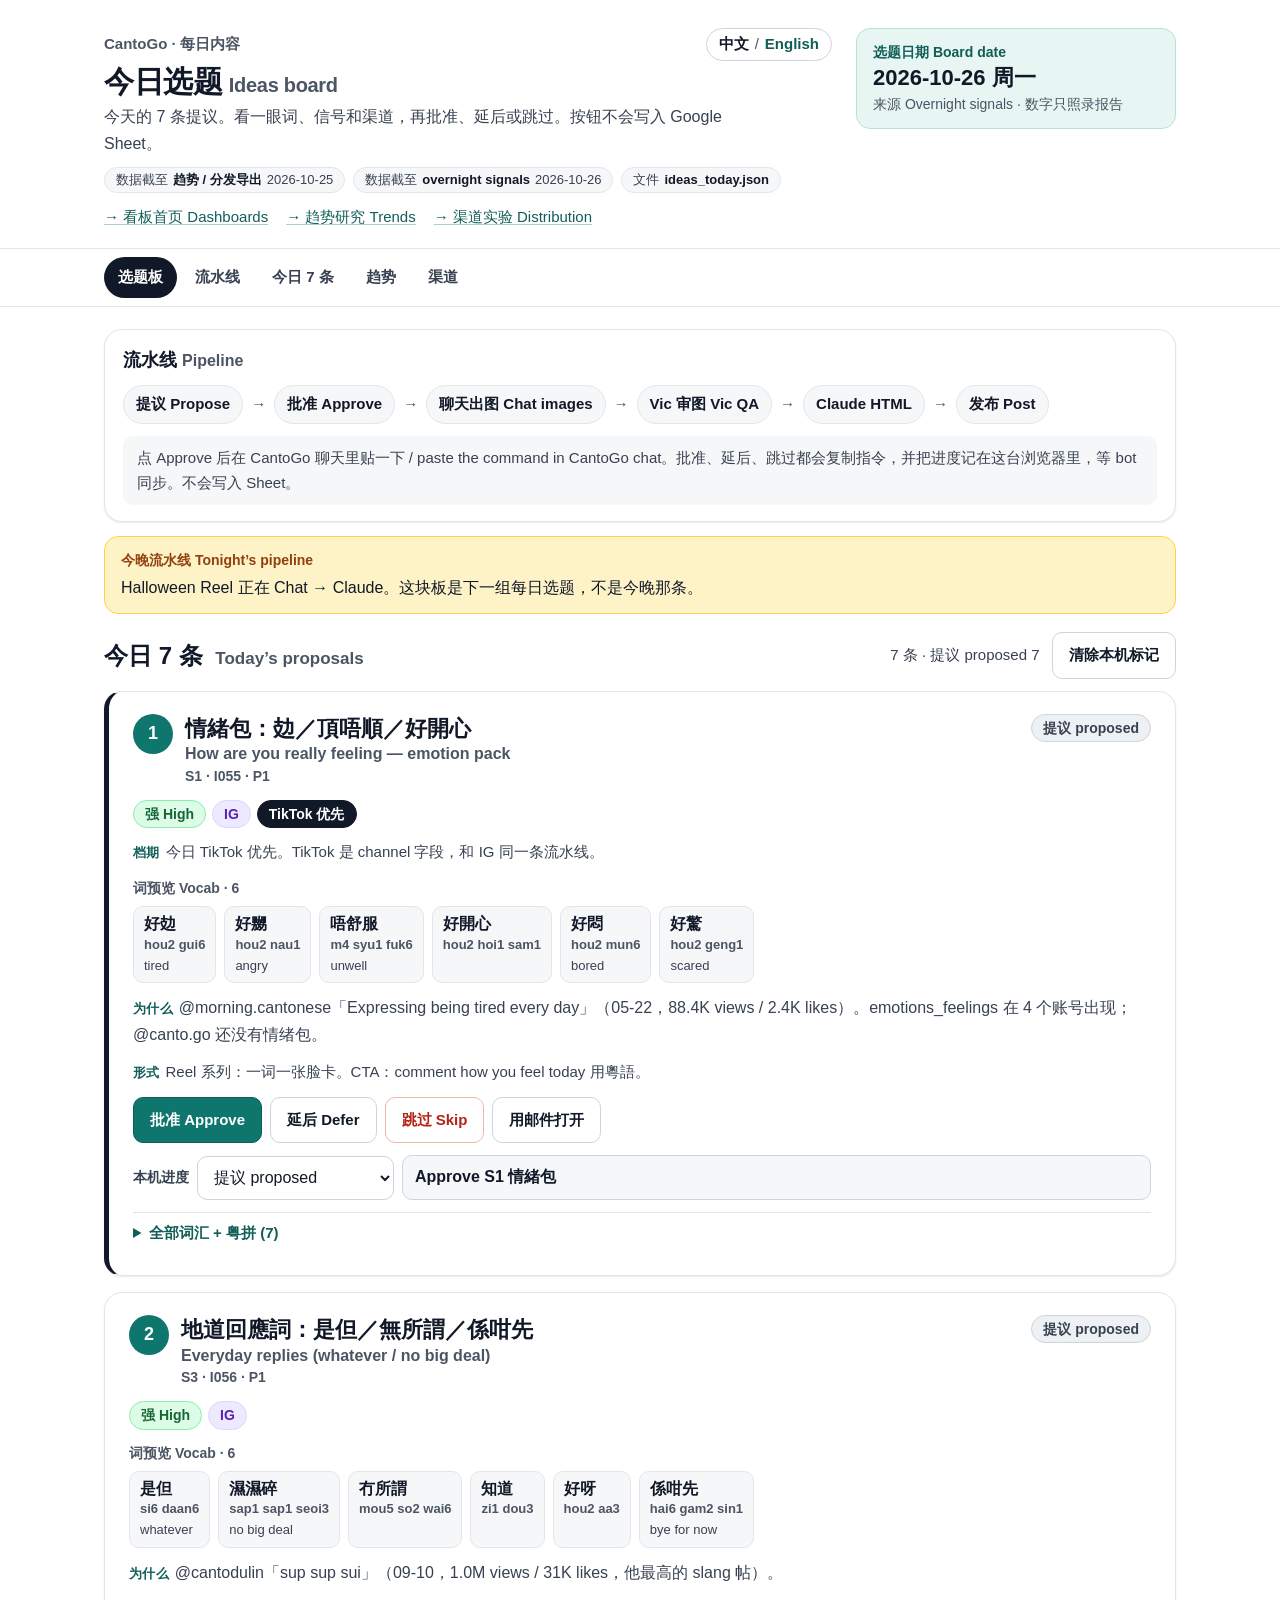
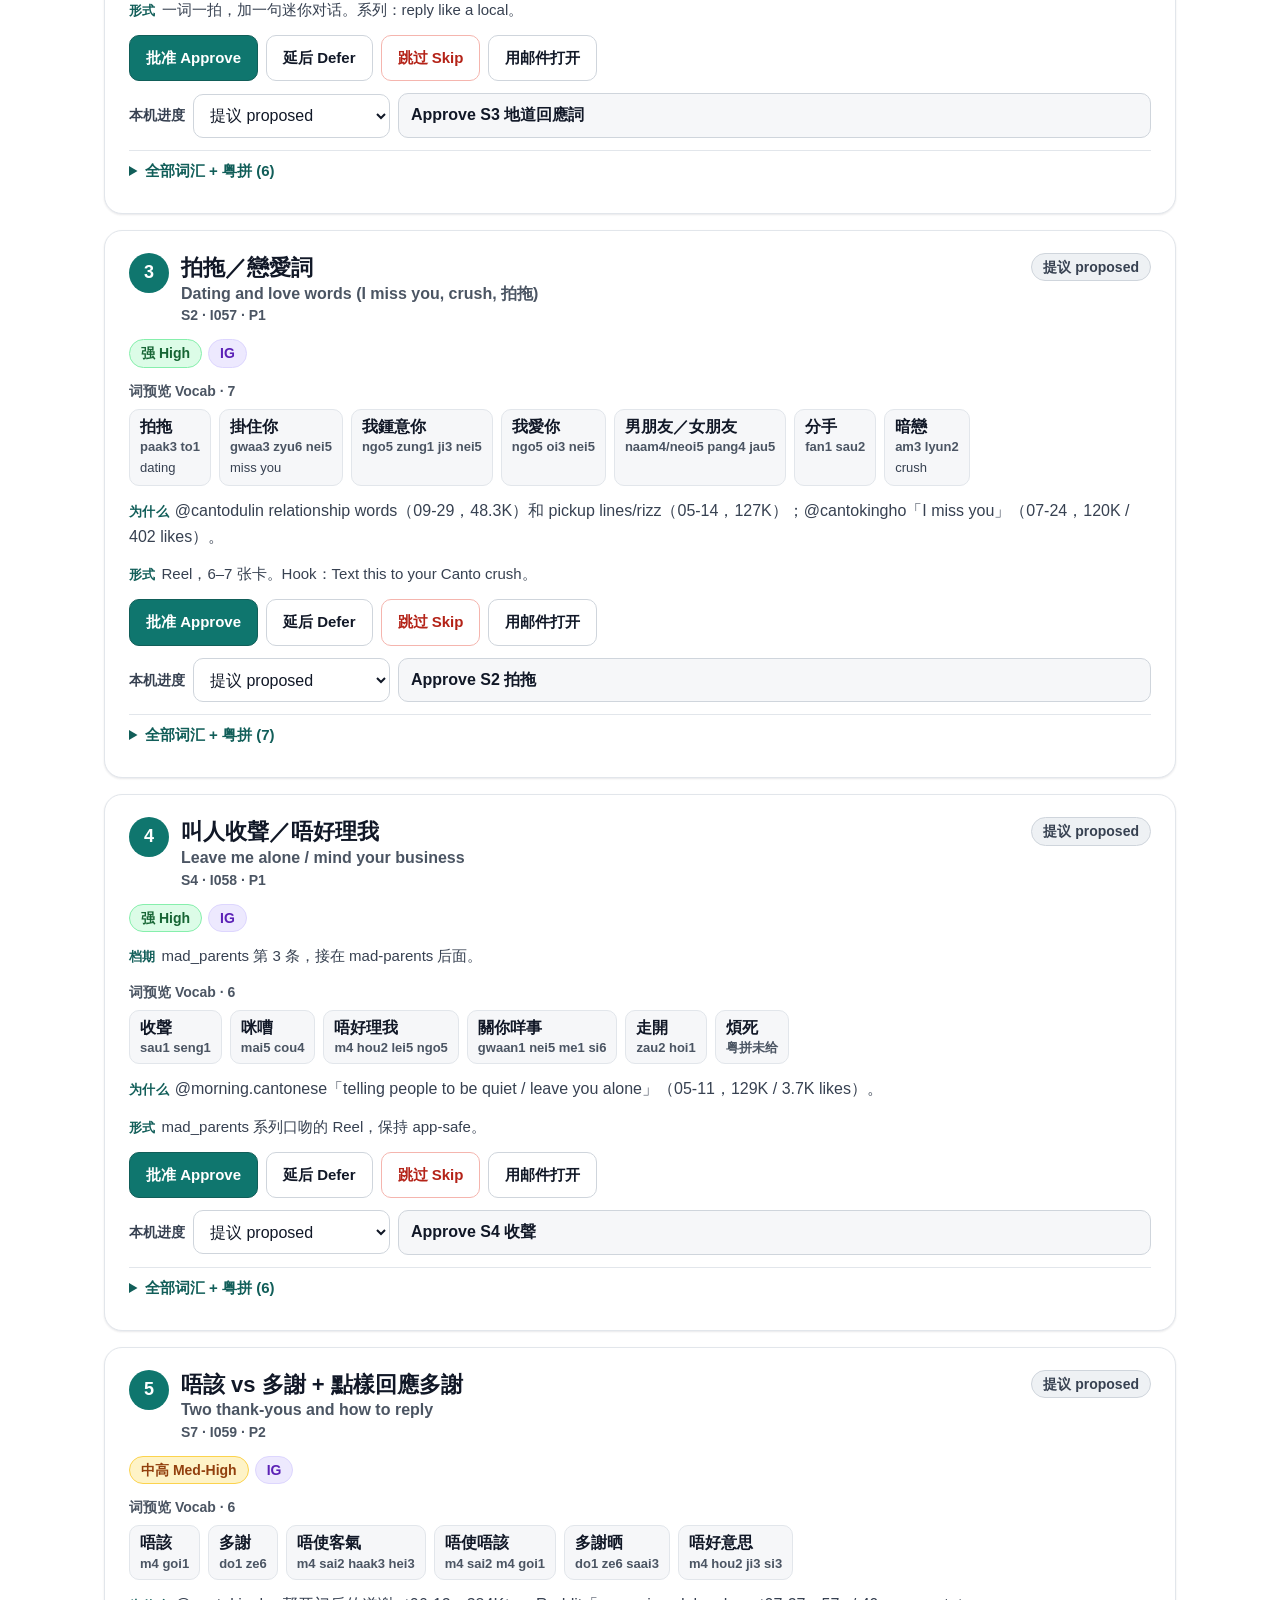
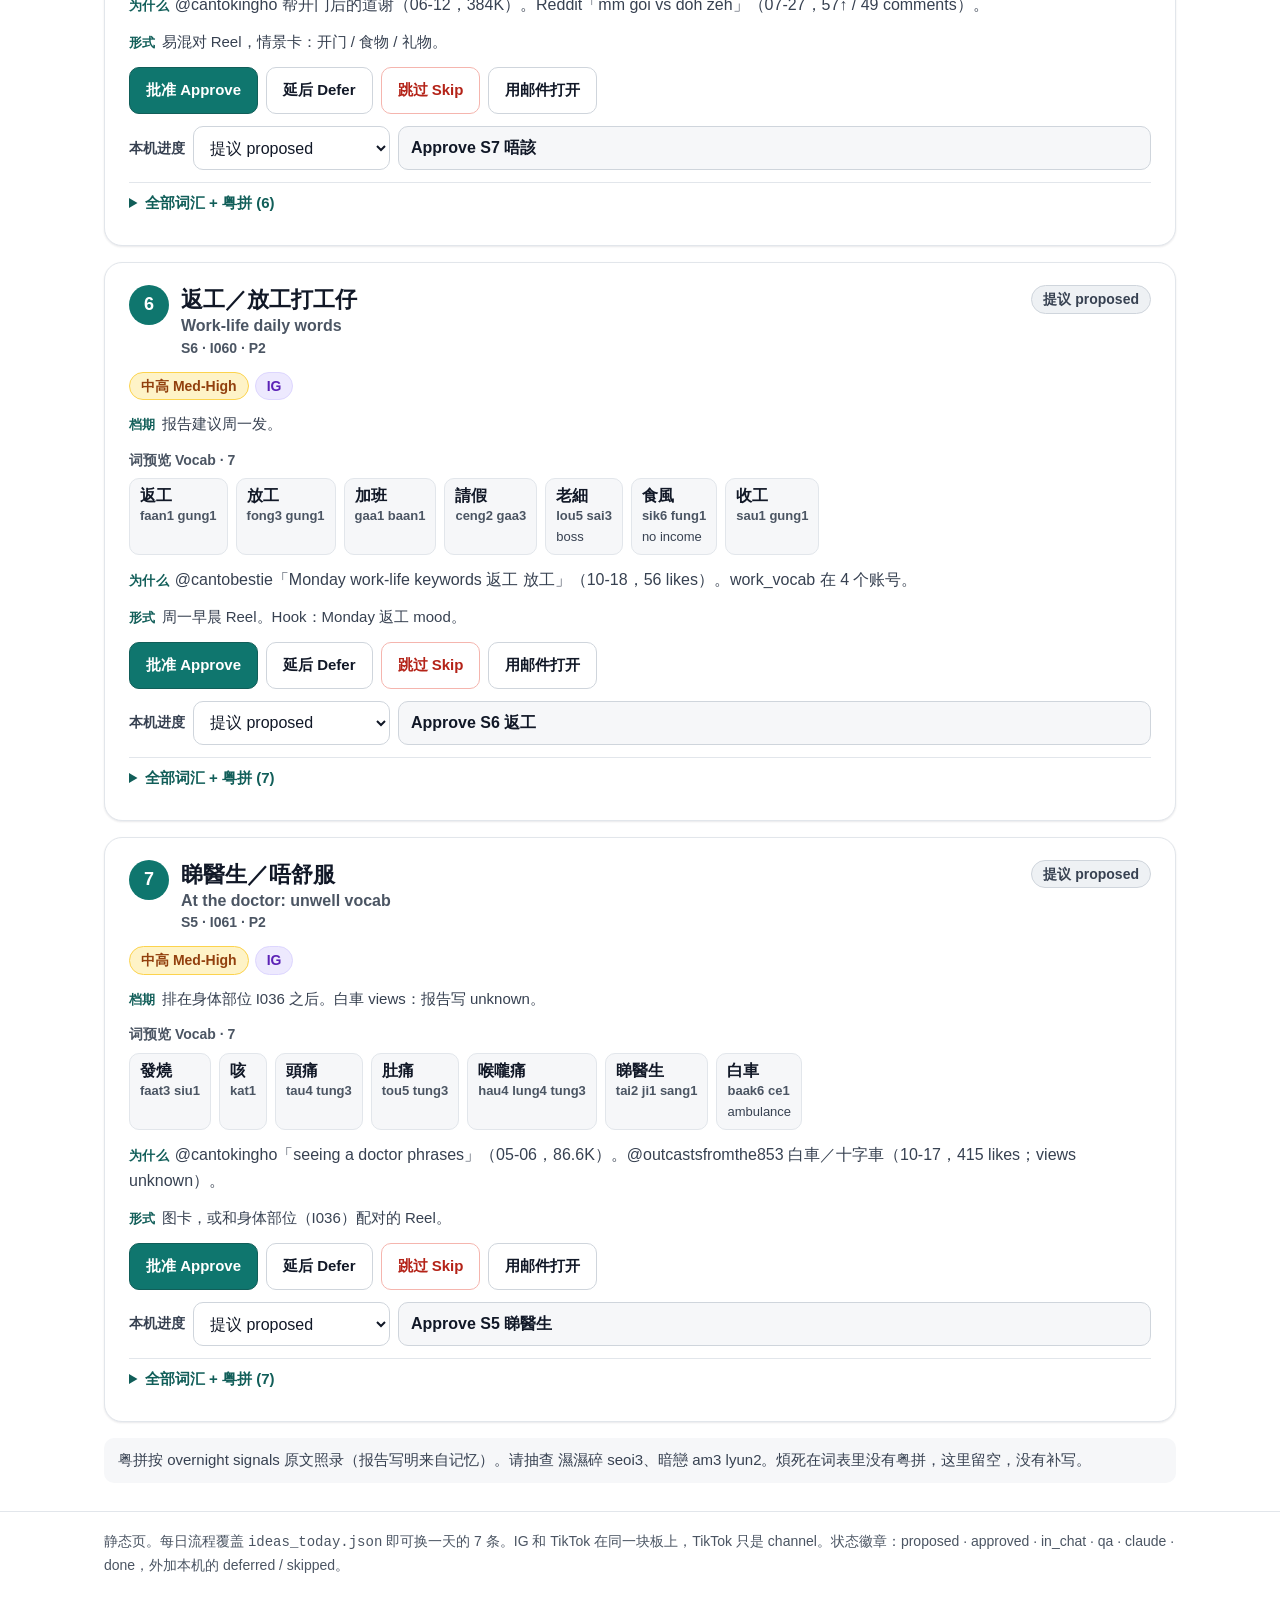
<file: board.html>
<!doctype html>
<html lang="zh-Hans">
<head>
<meta charset="utf-8">
<meta name="robots" content="noindex,nofollow">
<meta name="viewport" content="width=device-width,initial-scale=1">
<link rel="icon" href="data:,">
<meta name="cg-page" content="board">
<title>CantoGo 今日选题 Ideas board</title>
<link rel="stylesheet" href="board.css">
</head>
<body>
<header class="hdr"><div class="wrap">
  <div class="row">
    <div>
      <div class="toprow"><div class="kicker">CantoGo · 每日内容</div><span class="lang" aria-label="语言 Language"><span aria-current="page" lang="zh-Hans">中文</span><span class="sep">/</span><a href="en/board.html" hreflang="en" lang="en">English</a></span></div>
      <h1>今日选题<small>Ideas board</small></h1>
      <p class="lead">今天的 7 条提议。看一眼词、信号和渠道，再批准、延后或跳过。按钮不会写入 Google Sheet。</p>
    </div>
    <div class="updated" role="status">
      <div class="l">选题日期 Board date</div>
      <div class="v" id="boardDate">2026-10-26</div>
      <div class="s">来源 Overnight signals · 数字只照录报告</div>
    </div>
  </div>
  <div class="asof" aria-label="数据截至">
    <span class="chip">数据截至 <b>趋势 / 分发导出</b> 2026-10-25</span>
    <span class="chip">数据截至 <b>overnight signals</b> 2026-10-26</span>
    <span class="chip">文件 <b>ideas_today.json</b></span>
  </div>
  <div class="links">
    <a href="index.html">→ 看板首页 Dashboards</a>
    <a href="trends.html">→ 趋势研究 Trends</a>
    <a href="distribution.html">→ 渠道实验 Distribution</a>
  </div>
</div></header>

<nav class="nav" aria-label="页面导航"><div class="wrap">
  <div class="tabs">
    <a class="on" href="board.html" aria-current="page">选题板</a>
    <a href="#flow">流水线</a>
    <a href="#ideas">今日 7 条</a>
    <a href="trends.html">趋势</a>
    <a href="distribution.html">渠道</a>
  </div>
</div></nav>

<main class="wrap">
  <section class="pipewrap" id="flow" aria-label="流水线">
    <h2>流水线 <span class="muted" style="font-size:16px;font-weight:600">Pipeline</span></h2>
    <ol class="pipe">
      <li><span>提议 Propose</span></li>
      <li><span>批准 Approve</span></li>
      <li><span>聊天出图 Chat images</span></li>
      <li><span>Vic 审图 Vic QA</span></li>
      <li><span>Claude HTML</span></li>
      <li><span>发布 Post</span></li>
    </ol>
    <p class="hint">点 Approve 后在 CantoGo 聊天里贴一下 / paste the command in CantoGo chat。批准、延后、跳过都会复制指令，并把进度记在这台浏览器里，等 bot 同步。不会写入 Sheet。</p>
  </section>

  <aside class="tonight" id="tonight">
    <span class="k">今晚流水线 Tonight’s pipeline</span>
    <span id="tonightText">Halloween Reel 正在 Chat → Claude。这块板是下一组每日选题，不是今晚那条。</span>
  </aside>

  <div class="bar" id="ideasHead">
    <h2>今日 7 条 <span class="en">Today’s proposals</span></h2>
    <div><span id="tally"></span> <button type="button" class="btn" id="clearLocal" style="margin-left:8px">清除本机标记</button></div>
  </div>
  <div class="ideas" id="ideas" data-src="ideas_today.json" aria-live="polite"></div>
  <p class="note" id="jpNote">粤拼按 overnight signals 原文照录。</p>
  <noscript><p class="empty">需要 JavaScript 才能从 ideas_today.json 画出卡片。</p></noscript>
</main>

<footer class="ft"><div class="wrap">静态页。每日流程覆盖 <code>ideas_today.json</code> 即可换一天的 7 条。IG 和 TikTok 在同一块板上，TikTok 只是 channel。状态徽章：proposed · approved · in_chat · qa · claude · done，外加本机的 deferred / skipped。</div></footer>
<div class="toast" id="toast" role="status" hidden></div>
<script src="board.js"></script>
</body>
</html>
</file>
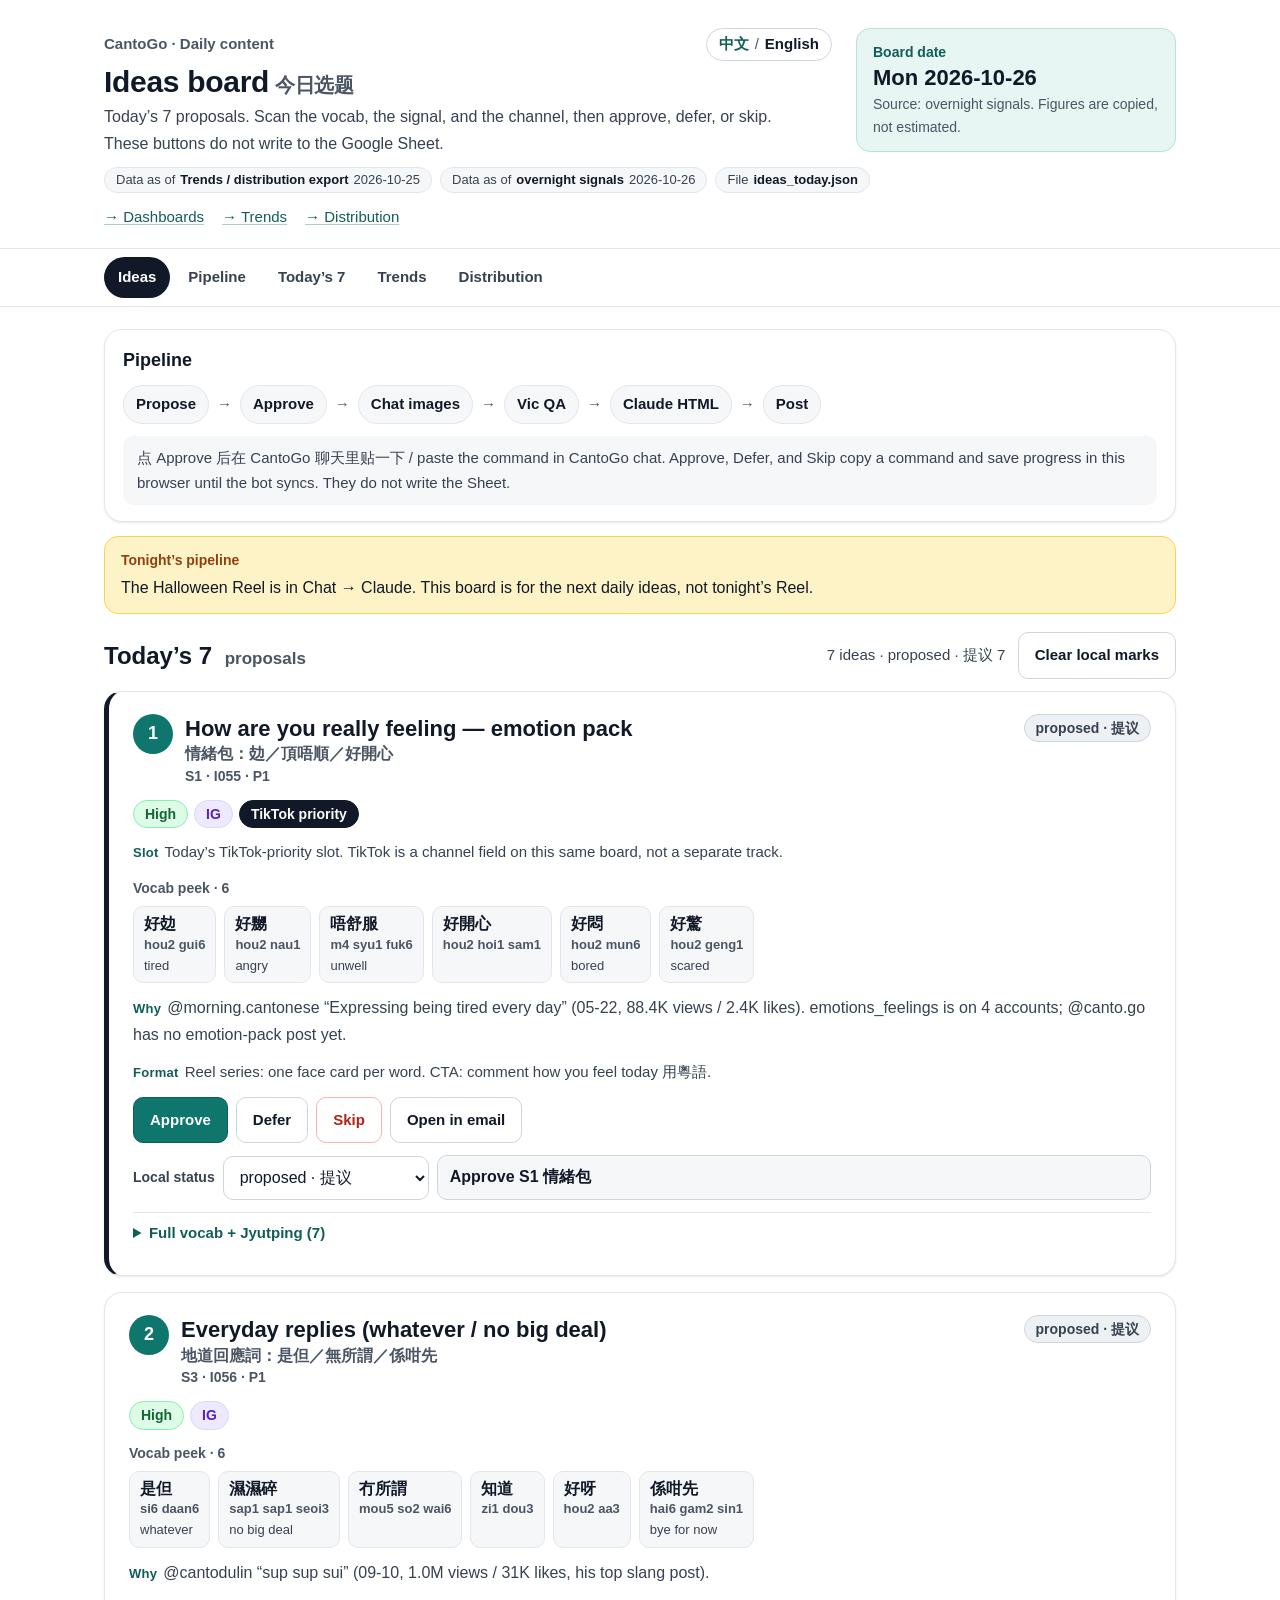
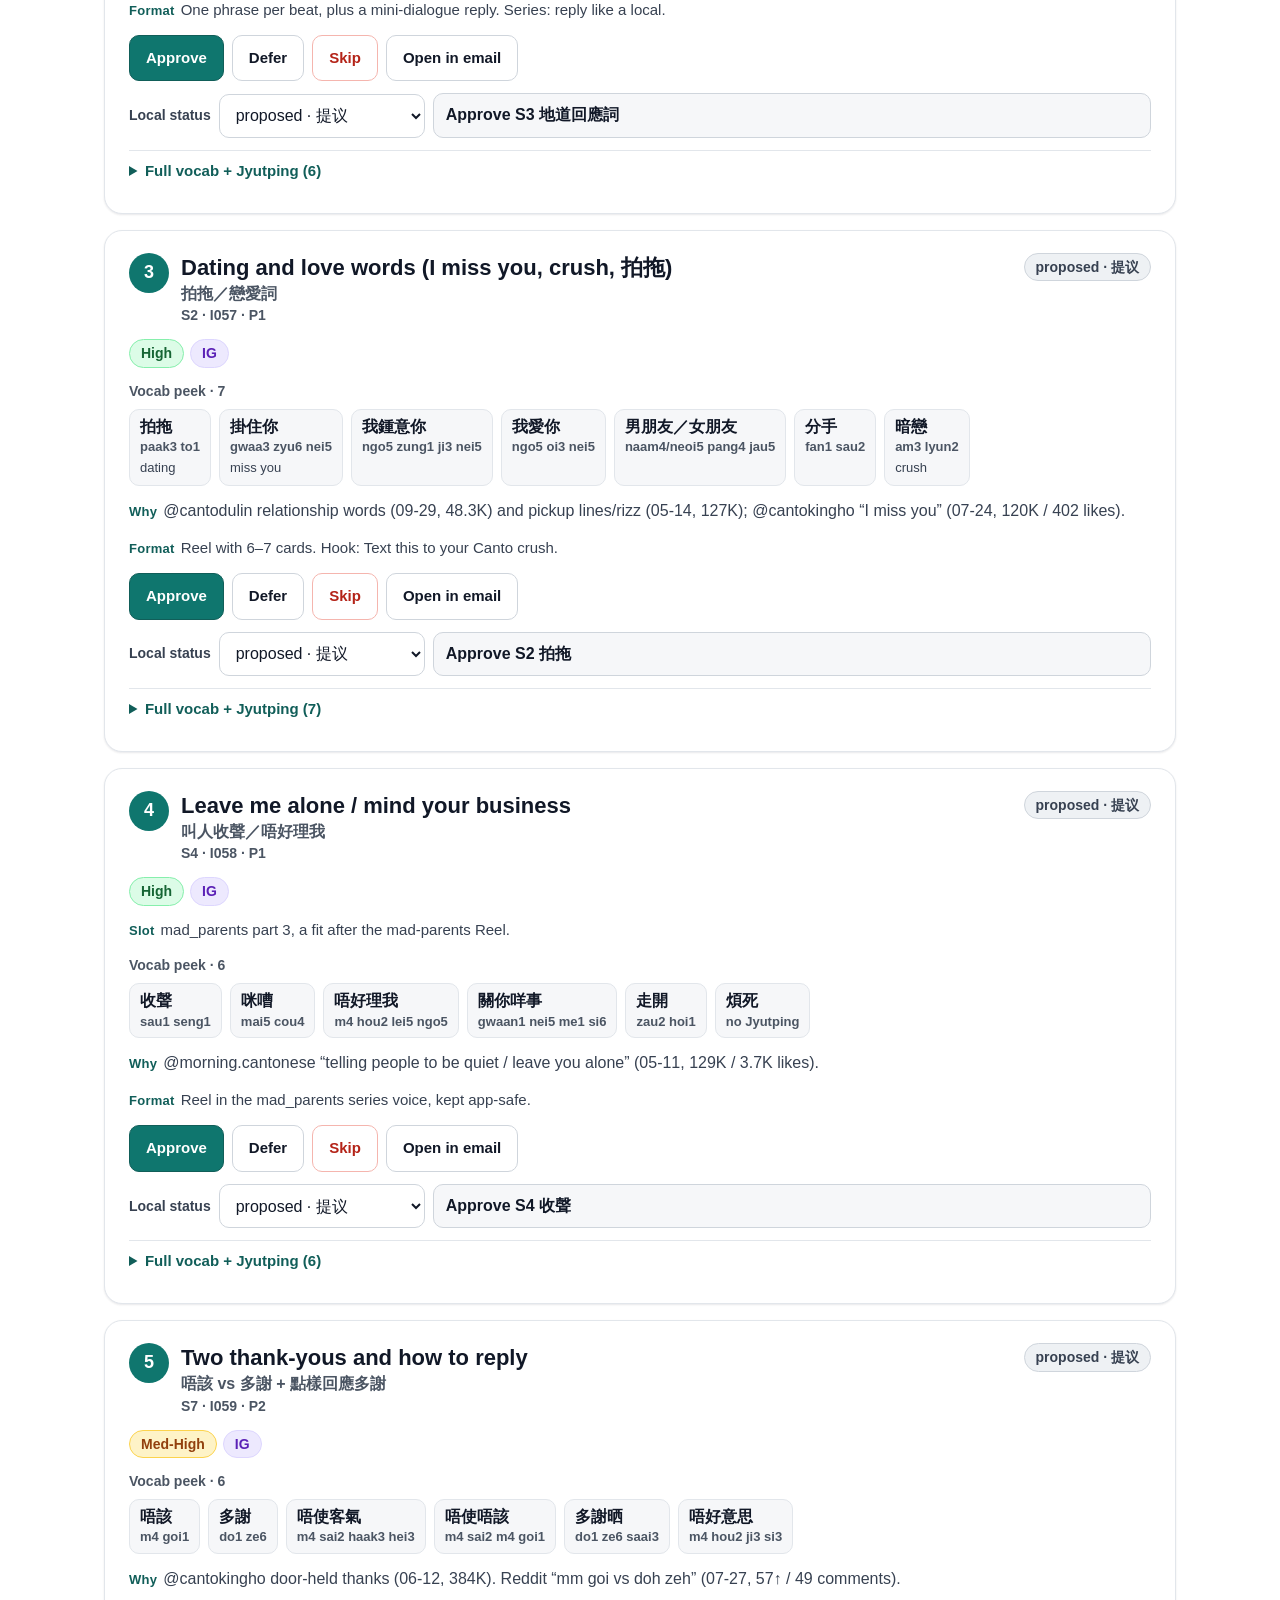
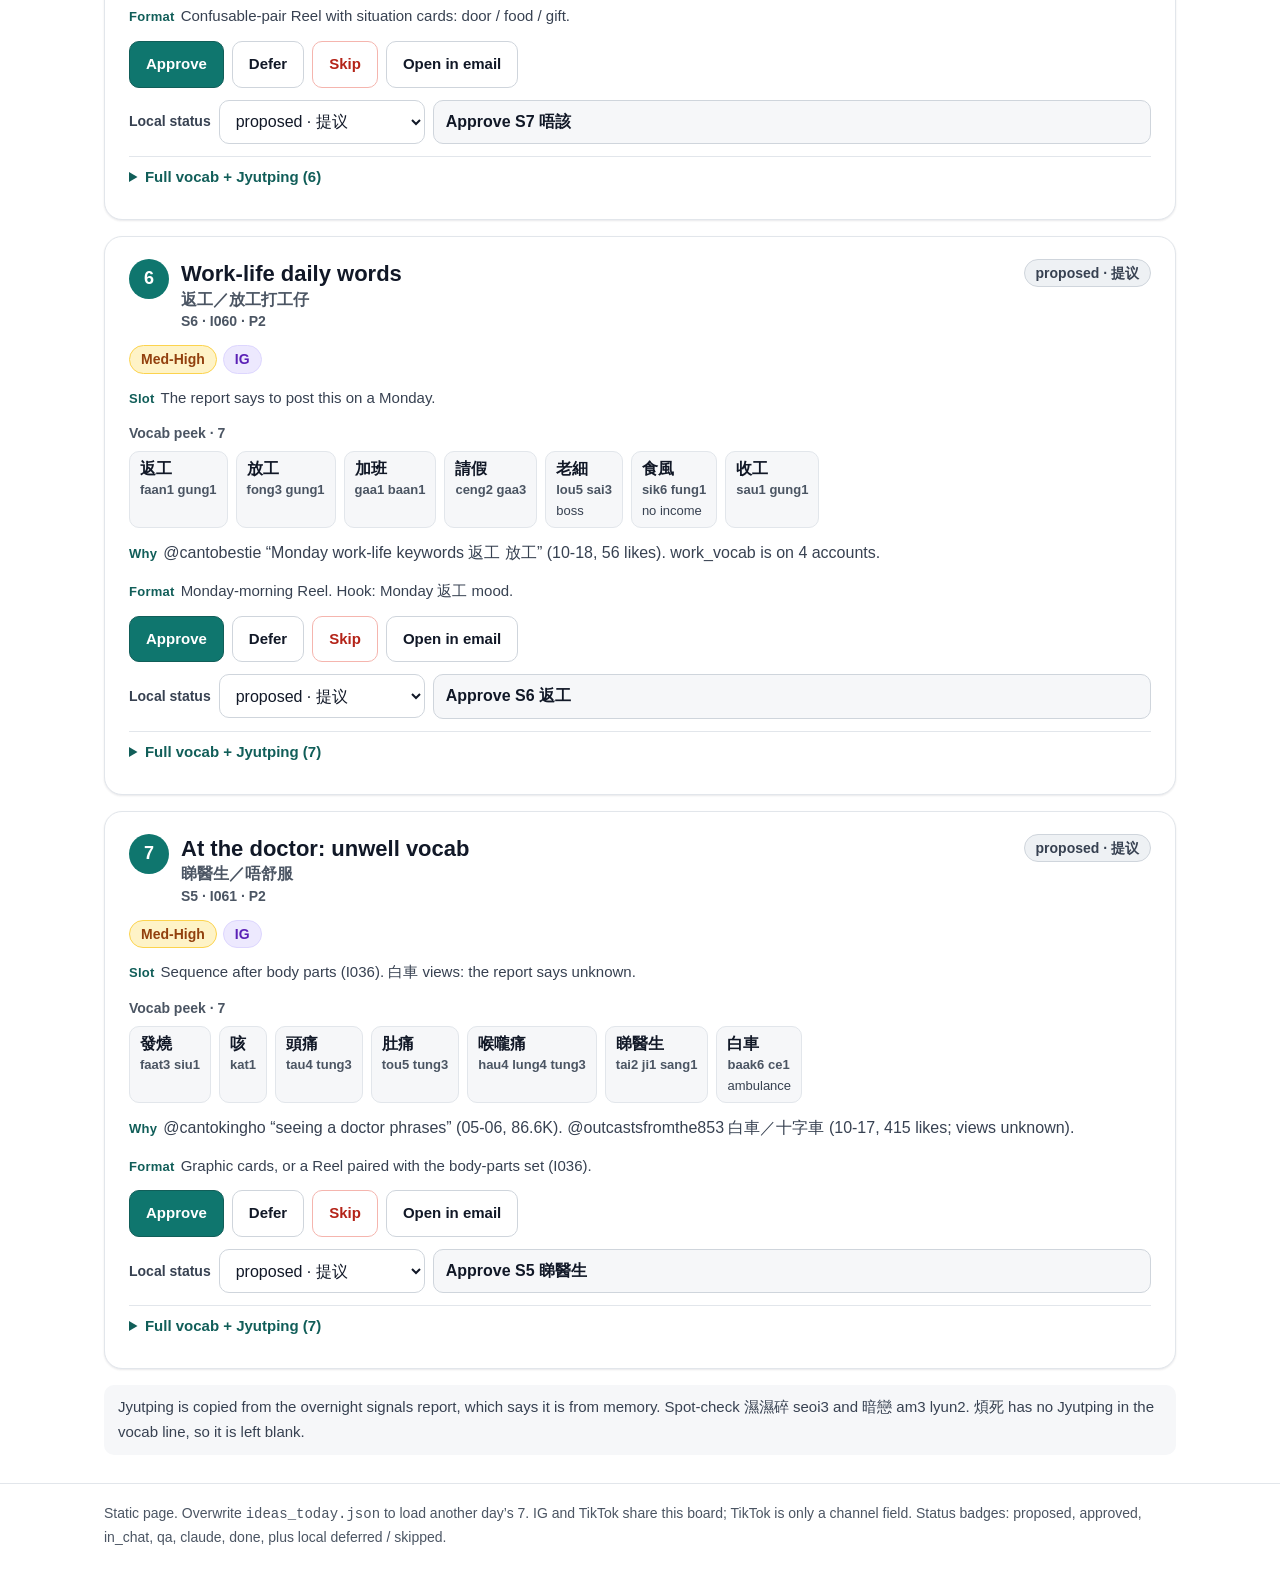
<file: en/board.html>
<!doctype html>
<html lang="en">
<head>
<meta charset="utf-8">
<meta name="robots" content="noindex,nofollow">
<meta name="viewport" content="width=device-width,initial-scale=1">
<link rel="icon" href="data:,">
<meta name="cg-page" content="board">
<title>CantoGo Ideas board</title>
<link rel="stylesheet" href="../board.css">
</head>
<body>
<header class="hdr"><div class="wrap">
  <div class="row">
    <div>
      <div class="toprow"><div class="kicker">CantoGo · Daily content</div><span class="lang" aria-label="Language"><a href="../board.html" hreflang="zh-Hans" lang="zh-Hans">中文</a><span class="sep">/</span><span aria-current="page" lang="en">English</span></span></div>
      <h1>Ideas board<small>今日选题</small></h1>
      <p class="lead">Today’s 7 proposals. Scan the vocab, the signal, and the channel, then approve, defer, or skip. These buttons do not write to the Google Sheet.</p>
    </div>
    <div class="updated" role="status">
      <div class="l">Board date</div>
      <div class="v" id="boardDate">2026-10-26</div>
      <div class="s">Source: overnight signals. Figures are copied, not estimated.</div>
    </div>
  </div>
  <div class="asof" aria-label="Data as of">
    <span class="chip">Data as of <b>Trends / distribution export</b> 2026-10-25</span>
    <span class="chip">Data as of <b>overnight signals</b> 2026-10-26</span>
    <span class="chip">File <b>ideas_today.json</b></span>
  </div>
  <div class="links">
    <a href="../index.html">→ Dashboards</a>
    <a href="trends.html">→ Trends</a>
    <a href="distribution.html">→ Distribution</a>
  </div>
</div></header>

<nav class="nav" aria-label="Pages"><div class="wrap">
  <div class="tabs">
    <a class="on" href="board.html" aria-current="page">Ideas</a>
    <a href="#flow">Pipeline</a>
    <a href="#ideas">Today’s 7</a>
    <a href="trends.html">Trends</a>
    <a href="distribution.html">Distribution</a>
  </div>
</div></nav>

<main class="wrap">
  <section class="pipewrap" id="flow" aria-label="Pipeline">
    <h2>Pipeline</h2>
    <ol class="pipe">
      <li><span>Propose</span></li>
      <li><span>Approve</span></li>
      <li><span>Chat images</span></li>
      <li><span>Vic QA</span></li>
      <li><span>Claude HTML</span></li>
      <li><span>Post</span></li>
    </ol>
    <p class="hint">点 Approve 后在 CantoGo 聊天里贴一下 / paste the command in CantoGo chat. Approve, Defer, and Skip copy a command and save progress in this browser until the bot syncs. They do not write the Sheet.</p>
  </section>

  <aside class="tonight" id="tonight">
    <span class="k">Tonight’s pipeline</span>
    <span id="tonightText">The Halloween Reel is in Chat → Claude. This board is for the next daily ideas, not tonight’s Reel.</span>
  </aside>

  <div class="bar" id="ideasHead">
    <h2>Today’s 7 <span class="en">proposals</span></h2>
    <div><span id="tally"></span> <button type="button" class="btn" id="clearLocal" style="margin-left:8px">Clear local marks</button></div>
  </div>
  <div class="ideas" id="ideas" data-src="../ideas_today.json" aria-live="polite"></div>
  <p class="note" id="jpNote">Jyutping is copied from the overnight signals report.</p>
  <noscript><p class="empty">JavaScript is required to draw the cards from ideas_today.json.</p></noscript>
</main>

<footer class="ft"><div class="wrap">Static page. Overwrite <code>ideas_today.json</code> to load another day’s 7. IG and TikTok share this board; TikTok is only a channel field. Status badges: proposed, approved, in_chat, qa, claude, done, plus local deferred / skipped.</div></footer>
<div class="toast" id="toast" role="status" hidden></div>
<script src="../board.js"></script>
</body>
</html>
</file>
<file: board.css>
/* Ideas board — same tokens as the inlined CantoGo dashboard UI */
:root{
  --bg:#ffffff; --bg2:#f6f7f9; --bg3:#eef1f4; --line:#e2e6eb; --line2:#cfd5dc;
  --text:#111827; --text2:#374151; --muted:#4b5563;
  --accent:#0f766e; --accent-ink:#115e59; --accent-soft:#e7f5f3;
  --hi:#166534; --hi-bg:#dcfce7; --hi-line:#86efac;
  --md:#92400e; --md-bg:#fef3c7; --md-line:#fcd34d;
  --lo:#374151; --lo-bg:#eef1f4; --lo-line:#cfd5dc;
  --red:#b42318; --red-bg:#fdecea; --blue:#1e40af; --blue-bg:#e0e7ff; --violet:#5b21b6; --violet-bg:#ede9fe;
  --r:14px; --shadow:0 1px 2px rgba(16,24,40,.06),0 1px 3px rgba(16,24,40,.04);
  --font:-apple-system,BlinkMacSystemFont,"PingFang SC","Hiragino Sans GB","Microsoft YaHei","Noto Sans CJK SC","Noto Sans SC","Segoe UI",Roboto,"Helvetica Neue",Arial,sans-serif;
}
*{box-sizing:border-box}
html{scroll-padding-top:64px;-webkit-text-size-adjust:100%}
@media (prefers-reduced-motion:no-preference){html{scroll-behavior:smooth}}
body{margin:0;background:var(--bg);color:var(--text);font:16px/1.65 var(--font);overflow-x:clip}
a{color:var(--accent-ink);text-decoration:underline;text-underline-offset:2px;text-decoration-color:rgba(15,118,110,.35)}
a:hover{text-decoration-color:currentColor}
:focus-visible{outline:3px solid #5eead4;outline-offset:2px;border-radius:6px}
.wrap{max-width:1120px;margin:0 auto;padding:0 24px}
.hdr{padding:28px 0 18px}
.hdr .row{display:flex;flex-wrap:wrap;gap:16px 24px;align-items:flex-start;justify-content:space-between}
.kicker{font-size:15px;color:var(--muted);font-weight:600}
h1{margin:2px 0 4px;font-size:30px;line-height:1.25;letter-spacing:-.01em}
h1 small{font-size:20px;color:var(--muted);font-weight:600;margin-left:6px}
.lead{margin:0;color:var(--text2);max-width:680px}
.updated{background:var(--accent-soft);border:1px solid #b7e1db;border-radius:var(--r);padding:12px 16px;min-width:260px}
.updated .l{font-size:14px;color:var(--accent-ink);font-weight:700}
.updated .v{font-size:22px;font-weight:800;line-height:1.3}
.updated .s{font-size:14px;color:var(--muted)}
.hdr .links{display:flex;flex-wrap:wrap;gap:8px 18px;margin-top:12px;font-size:15px}
.asof{display:flex;flex-wrap:wrap;gap:6px 8px;margin:10px 0 0}
.asof .chip{display:inline-flex;align-items:baseline;gap:5px;flex-wrap:wrap;background:var(--bg2);border:1px solid var(--line);border-radius:999px;padding:2px 11px;font-size:13px;line-height:20px;color:var(--text2);max-width:100%}
.asof .chip b{color:var(--text);font-weight:700}
.nav{position:sticky;top:0;z-index:20;background:rgba(255,255,255,.97);backdrop-filter:saturate(1.4) blur(6px);border-bottom:1px solid var(--line);border-top:1px solid var(--line)}
.nav .wrap{display:flex;align-items:center;gap:12px}
.tabs{display:flex;gap:4px;overflow-x:auto;scrollbar-width:none;flex:1;padding:8px 0;touch-action:pan-x pan-y;-webkit-overflow-scrolling:touch}
.tabs::-webkit-scrollbar{display:none}
.tabs a{flex:none;text-decoration:none;color:var(--text2);font-size:15px;font-weight:600;padding:8px 14px;border-radius:999px;white-space:nowrap}
.tabs a:hover{background:var(--bg2)}
.tabs a.on{background:var(--text);color:#fff}
.lang{display:inline-flex;align-items:center;gap:6px;border:1px solid var(--line2);border-radius:999px;padding:3px 12px;font-size:15px;font-weight:700;background:#fff;white-space:nowrap}
.lang a{text-decoration:none;color:var(--accent-ink)}
.lang a:hover{text-decoration:underline}
.lang [aria-current]{color:var(--text)}
.lang .sep{color:var(--muted);font-weight:400}
.toprow{display:flex;justify-content:space-between;align-items:center;gap:12px;flex-wrap:wrap}
main{padding-bottom:88px}
.muted{color:var(--muted)}
.small{font-size:14px}
.badge{display:inline-flex;align-items:center;gap:5px;border-radius:999px;padding:3px 11px;font-size:14px;font-weight:700;white-space:nowrap;border:1px solid transparent;line-height:1.45}
.sig-High{background:var(--hi-bg);color:var(--hi);border-color:var(--hi-line)}
.sig-Med-High{background:var(--md-bg);color:var(--md);border-color:var(--md-line)}
.b-good{background:var(--hi-bg);color:var(--hi);border-color:var(--hi-line)}
.b-warn{background:var(--md-bg);color:var(--md);border-color:var(--md-line)}
.b-bad{background:var(--red-bg);color:var(--red);border-color:#f5b5ae}
.b-neutral{background:var(--lo-bg);color:var(--lo);border-color:var(--lo-line)}
.b-blue{background:var(--blue-bg);color:var(--blue);border-color:#c7d2fe}
.b-violet{background:var(--violet-bg);color:var(--violet);border-color:#ddd6fe}
.b-tt{background:#111827;color:#fff;border-color:#111827}
.tags{display:flex;flex-wrap:wrap;gap:6px}
.btn{font:inherit;font-size:15px;font-weight:700;border:1px solid var(--line2);background:#fff;color:var(--text);border-radius:10px;padding:10px 16px;cursor:pointer;min-height:44px}
.btn:hover{border-color:var(--accent);color:var(--accent-ink)}
.btn.primary{background:var(--accent);color:#fff;border-color:var(--accent-ink)}
.btn.primary:hover{background:var(--accent-ink);color:#fff}
.btn.skip{color:var(--red);border-color:#f5b5ae}
.btn.skip:hover{color:var(--red);border-color:var(--red)}
a.btn{text-decoration:none;display:inline-flex;align-items:center}
.pipewrap{border:1px solid var(--line);border-radius:18px;background:#fff;box-shadow:var(--shadow);padding:16px 18px;margin-top:22px}
.pipewrap h2{margin:0 0 10px;font-size:18px}
.pipe{display:flex;flex-wrap:wrap;align-items:center;gap:6px 0;list-style:none;margin:0;padding:0}
.pipe li{display:flex;align-items:center;font-weight:800;font-size:15px}
.pipe li span{background:var(--bg2);border:1px solid var(--line);border-radius:999px;padding:6px 12px}
.pipe li::after{content:"→";color:var(--muted);margin:0 8px;font-weight:700}
.pipe li:last-child::after{content:none}
.hint{margin:12px 0 0;background:var(--bg2);border-radius:10px;padding:10px 14px;color:var(--text2);font-size:15px}
.tonight{margin-top:14px;background:var(--md-bg);border:1px solid var(--md-line);border-radius:14px;padding:12px 16px;color:var(--text)}
.tonight .k{display:block;font-size:14px;font-weight:800;color:var(--md);margin-bottom:2px}
.bar{display:flex;flex-wrap:wrap;gap:8px 14px;align-items:center;justify-content:space-between;margin:18px 0 12px}
.bar h2{margin:0;font-size:24px;line-height:1.3}
.bar h2 .en{font-size:17px;color:var(--muted);font-weight:600;margin-left:6px}
#tally{color:var(--text2);font-size:15px}
.ideas{display:grid;gap:16px}
.idea{border:1px solid var(--line);border-radius:18px;background:#fff;padding:22px 24px;box-shadow:var(--shadow);display:flex;flex-direction:column;gap:12px;min-width:0}
.idea.tt{border-left:5px solid #111827}
.idea.is-deferred{background:#fffdf6}
.idea.is-skipped{opacity:.72}
.idea .top{display:flex;justify-content:space-between;align-items:flex-start;gap:12px}
.who{display:flex;gap:12px;align-items:flex-start;min-width:0}
.num{flex:none;width:40px;height:40px;border-radius:50%;background:var(--accent);color:#fff;font-weight:800;display:flex;align-items:center;justify-content:center;font-size:18px}
.idea h3{margin:0;font-size:22px;line-height:1.35}
.idea h3 .sub{display:block;font-size:16px;color:var(--muted);font-weight:600}
.idline{font-size:14px;color:var(--muted);font-weight:700}
.why{margin:0;color:var(--text2)}
.why .lab,.fmt .lab{font-size:13px;font-weight:800;color:var(--accent-ink);letter-spacing:.02em;margin-right:6px}
.fmt{margin:0;color:var(--text2);font-size:15px}
.peek{display:flex;flex-wrap:wrap;gap:8px;list-style:none;margin:0;padding:0}
.peek li{background:var(--bg2);border:1px solid var(--line);border-radius:10px;padding:6px 10px;font-size:16px;line-height:1.4}
.peek .jp{display:block;color:var(--muted);font-size:13px;font-weight:600}
.peek .gl{color:var(--text2);font-size:13px}
.actions{display:flex;flex-wrap:wrap;gap:8px;align-items:center}
.local{display:flex;flex-wrap:wrap;gap:8px;align-items:center}
.local label{font-size:14px;font-weight:700;color:var(--text2)}
select,.cmd{font:inherit;font-size:16px;border:1px solid var(--line2);border-radius:10px;padding:8px 12px;background:#fff;color:var(--text);min-height:44px;max-width:100%}
.cmd{flex:1 1 220px;background:var(--bg2);font-weight:700}
details.full{border-top:1px solid var(--line);padding-top:8px}
details.full summary{cursor:pointer;font-weight:700;color:var(--accent-ink);font-size:15px;min-height:32px}
.vlist{list-style:none;margin:10px 0 0;padding:0}
.vlist li{padding:8px 0;border-bottom:1px solid var(--bg3);display:grid;grid-template-columns:minmax(88px,1.1fr) minmax(120px,1.2fr) minmax(0,1.4fr);gap:8px 12px;align-items:baseline}
.vlist li:last-child{border-bottom:0}
.vlist .w{font-weight:800}
.vlist .j{color:var(--accent-ink);font-weight:700}
.vlist .note{grid-column:1/-1;font-size:14px;color:var(--md);font-weight:600}
.srcs{margin:8px 0 0;padding-left:18px}
.srcs li{margin:4px 0}
.empty{border:1px dashed var(--line2);border-radius:var(--r);padding:18px;color:var(--text2);background:var(--bg2)}
.note{margin-top:16px;background:var(--bg2);border-radius:10px;padding:10px 14px;color:var(--text2);font-size:15px}
footer.ft{border-top:1px solid var(--line);margin-top:28px;padding:18px 0 40px;color:var(--muted);font-size:14px}
.toast{position:fixed;left:16px;right:16px;bottom:16px;z-index:50;max-width:560px;margin:0 auto;background:var(--text);color:#fff;border-radius:12px;padding:12px 16px;font-weight:700;box-shadow:0 8px 24px rgba(0,0,0,.2)}
.toast[hidden]{display:none}
html[lang="en"]{--font:-apple-system,BlinkMacSystemFont,"Segoe UI",Roboto,"Helvetica Neue",Arial,"Noto Sans","Liberation Sans","DejaVu Sans","PingFang TC","PingFang SC","Hiragino Sans GB","Microsoft JhengHei","Microsoft YaHei","Noto Sans CJK TC","Noto Sans CJK SC",sans-serif}
@media (min-width:641px){
  .hdr .row > div:first-child{flex:1 1 360px;min-width:0}
  .hdr .row > .updated{box-sizing:border-box;flex:0 0 320px;width:320px;min-width:0}
}
@media (max-width:820px){
  .nav .wrap{flex-wrap:wrap}
  .tabs{flex:1 1 100%}
}
@media (max-width:640px){
  .wrap{padding:0 16px}
  h1{font-size:25px}
  h1 small{display:block;margin:0;font-size:17px}
  .updated{width:100%}
  .idea{padding:16px}
  .idea h3{font-size:20px}
  .vlist li{grid-template-columns:1fr}
  .actions .btn,a.btn{flex:1 1 calc(50% - 8px);justify-content:center;text-align:center}
  .local,.cmd{flex:1 1 100%}
  select,.cmd{width:100%}
}
</file>
